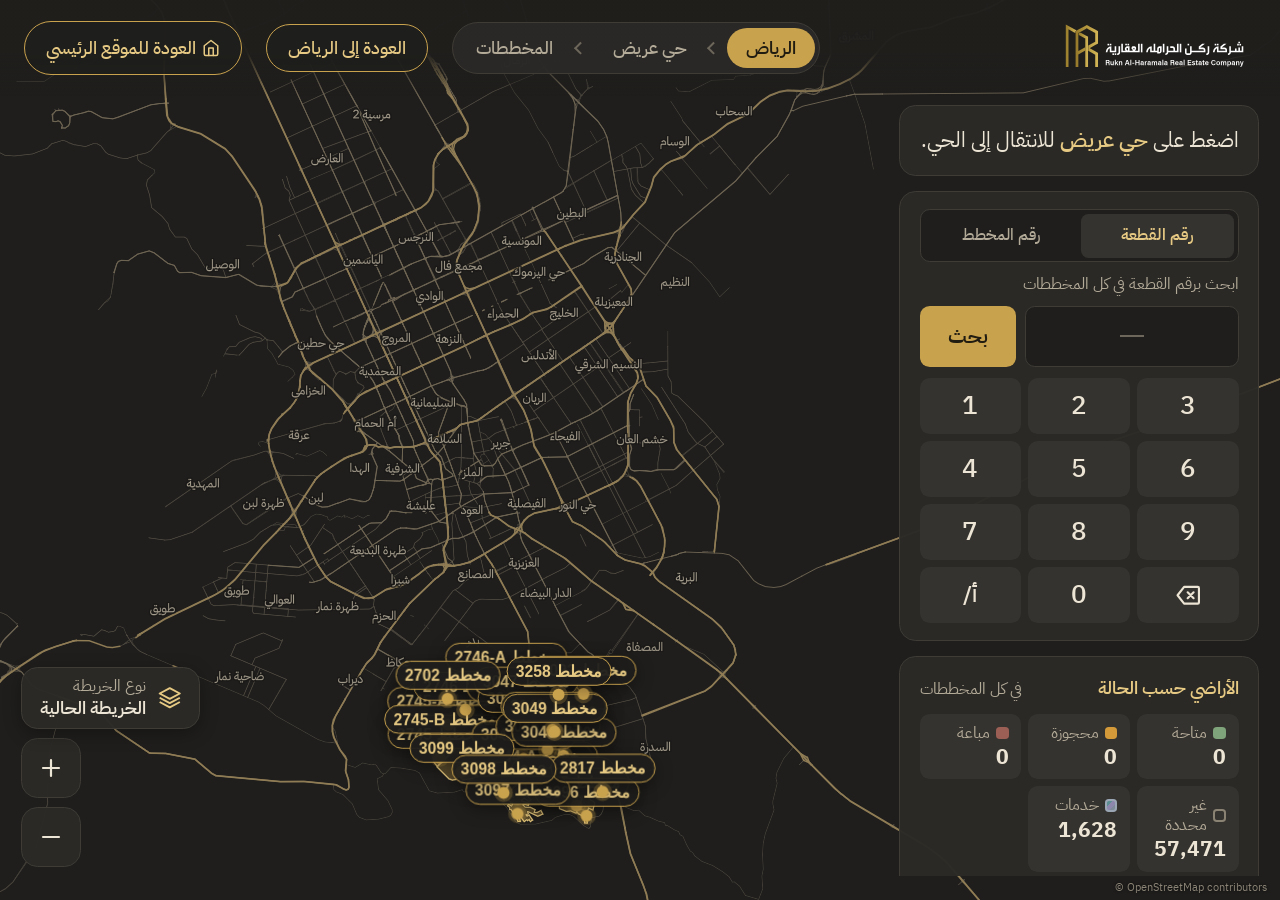
<file: map/index.html>
<!doctype html>
<html lang="ar" dir="rtl">
<head>
<meta charset="utf-8">
<meta name="viewport" content="width=device-width, initial-scale=1, user-scalable=no">
<title>خريطة حي عريض — ركن الحراملة العقارية</title>
<script>
  // Ensure $ is globally defined before any script runs
  window.$ = window.$ || function(id) {
    if (typeof id === 'string') return document.getElementById(id);
    return id;
  };
</script>
<link rel="stylesheet" href="lib/maplibre-gl.css">
<link rel="stylesheet" href="css/app.css">
<link rel="stylesheet" href="css/v180.css">
<link rel="stylesheet" href="css/land.css">
<link rel="stylesheet" href="css/v125.css">
<link rel="stylesheet" href="css/v131.css">
<link rel="stylesheet" href="css/mobile.css">
</head>
<body>
<div id="map" aria-label="الخريطة"></div>

<header class="topbar">
  <img class="brand" src="assets/logo_rukn_gold_light.svg" alt="شركة ركن الحراملة العقارية">
  <nav class="trail" id="trail" aria-label="مستوى العرض">
    <button data-level="riyadh">الرياض</button>
    <button data-level="arid">حي عريض</button>
    <button data-level="plan">المخططات</button>
    <button data-level="parcel" id="trail-parcel" hidden></button>
  </nav>
  <button class="home" id="btn-home">العودة إلى الرياض</button>
  <a href="../index.html" class="home" style="text-decoration:none; display:inline-flex; align-items:center; gap:6px;" title="العودة للموقع الرئيسي">
    <svg viewBox="0 0 24 24" width="18" height="18" fill="none" stroke="currentColor" stroke-width="2" stroke-linecap="round" stroke-linejoin="round" aria-hidden="true" style="flex:none;"><path d="M3 9l9-7 9 7v11a2 2 0 0 1-2 2H5a2 2 0 0 1-2-2z"/><polyline points="9 22 9 12 15 12 15 22"/></svg>
    العودة للموقع الرئيسي
  </a>
</header>

<aside class="panel" id="panel">
  <section class="hint" id="hint"></section>

  <section class="search" aria-label="البحث عن قطعة">
    <div class="smode" id="smode" role="group" aria-label="نوع البحث">
      <button data-m="parcel" aria-pressed="true">رقم القطعة</button>
      <button data-m="plan" aria-pressed="false">رقم المخطط</button>
    </div>
    <label id="search-label">ابحث برقم القطعة</label>
    <div class="qrow">
      <output id="q" class="qbox" aria-live="polite"></output>
      <button class="go" id="btn-search">بحث</button>
    </div>
    <div class="keypad" id="keypad">
      <button>1</button><button>2</button><button>3</button>
      <button>4</button><button>5</button><button>6</button>
      <button>7</button><button>8</button><button>9</button>
      <button data-k="/أ" aria-label="إضافة /أ"><bdi dir="ltr">/أ</bdi></button><button>0</button><button data-k="del" aria-label="حذف آخر رقم"><svg viewBox="0 0 24 24" fill="none" stroke="currentColor" stroke-width="1.8" stroke-linejoin="round" stroke-linecap="round" aria-hidden="true"><path d="M8.5 5H20a1 1 0 0 1 1 1v12a1 1 0 0 1-1 1H8.5L3 12z"/><path d="M11.5 9.5l5 5M16.5 9.5l-5 5"/></svg></button>
    </div>
    <div class="results" id="results"></div>
    <button class="again" id="btn-again">البحث عن قطعة أخرى</button>
  </section>

  <section class="card" id="card" hidden>
    <div class="card-head">
      <div class="card-head-title">
        <span class="card-label">قطعة رقم</span>
        <span class="pno-inline" id="c-no-inline"></span>
      </div>
      <div class="card-head-actions">
        <button type="button" class="btn-sheet-down" id="btn-sheet-down" aria-label="نزول لتصفح الأراضي المجاورة" title="نزول للخريطة">
          <svg viewBox="0 0 24 24" width="16" height="16" fill="none" stroke="currentColor" stroke-width="2.5" stroke-linecap="round" stroke-linejoin="round" aria-hidden="true"><polyline points="6 9 12 15 18 9"/></svg>
          <span class="sheet-down-txt">نزول للخريطة</span>
        </button>
        <button class="close" id="btn-clear" aria-label="إلغاء التحديد">إغلاق</button>
      </div>
    </div>
    <div class="pno" id="c-no"></div>
    <p class="svc-use" id="c-use" hidden></p>
    <dl class="facts">
      <dt>المخطط</dt><dd id="c-plan"></dd>
      <dt>المساحة</dt><dd id="c-area"></dd>
      <dt id="c-streets-dt" hidden>الشارع</dt><dd id="c-streets" hidden></dd>
      <dt id="c-sides-dt" hidden>أطوال الأضلاع</dt><dd id="c-sides" hidden></dd>
      <dt id="c-gsides-dt" hidden>أطوال محسوبة هندسيًا</dt><dd id="c-gsides" class="gsides" hidden></dd>
      <dt id="c-status-dt">حالة البيع</dt><dd id="c-status-dd"><span class="status" id="c-status"></span></dd>
      <dt id="c-price-dt" hidden>السعر</dt><dd id="c-price" hidden></dd>
      <dt id="c-ppm-dt" hidden>سعر المتر</dt><dd id="c-ppm" hidden></dd>
      <dt id="c-notes-dt" hidden>ملاحظات</dt><dd id="c-notes" hidden></dd>
      <dt id="c-sec-dt" hidden>رقم آخر مدوّن</dt><dd id="c-sec" hidden></dd>
      <dt id="c-gmap-dt">Google Maps Location</dt><dd id="c-gmap" class="gmap"></dd>
      <dt id="c-upd-dt">آخر تحديث</dt><dd id="c-upd"></dd>
      <dt>المعرّف</dt><dd><bdi dir="ltr" class="num uid" id="c-uid"></bdi></dd>
    </dl>
    <div id="c-whatsapp-box" class="c-whatsapp-box"></div>
    <p class="warn" id="c-warn" hidden></p>
    <div class="review" id="c-review" hidden><b>قيد المراجعة</b><span id="c-review-txt"></span></div>
    <p class="fine" id="c-fine">المساحة تقريبية وليست من الصك.</p>
  </section>
</aside>

<div class="zoom">
  <button id="z-in" aria-label="تكبير"><svg viewBox="0 0 24 24" stroke="currentColor" stroke-width="2.2" stroke-linecap="round" aria-hidden="true"><path d="M12 4v16M4 12h16"/></svg></button>
  <button id="z-out" aria-label="تصغير"><svg viewBox="0 0 24 24" stroke="currentColor" stroke-width="2.2" stroke-linecap="round" aria-hidden="true"><path d="M4 12h16"/></svg></button>
</div>

<div class="maptype" id="maptype">
  <div class="mt-pop" id="mt-pop" role="dialog" aria-labelledby="mt-title" hidden>
    <div class="mt-head"><span class="mt-title" id="mt-title">نوع الخريطة</span><button class="mt-x" id="mt-x" aria-label="إغلاق قائمة نوع الخريطة">إغلاق</button></div>
    <button class="mt-opt" data-mode="map" aria-pressed="true">
      <span class="mt-thumb th-map" aria-hidden="true"></span>
      <span class="mt-txt"><b>الخريطة الحالية</b><small>الطرق والمخططات والقطع — تعمل دون إنترنت</small></span>
      <span class="mt-check" aria-hidden="true"></span>
    </button>
    <button class="mt-opt" data-mode="real" aria-pressed="false">
      <span class="mt-thumb th-real" aria-hidden="true"></span>
      <span class="mt-txt"><b>العرض الواقعي</b><small>رسم توضيحي يشبه الصور الجوية — ليس صورة حقيقية — يعمل دون إنترنت</small></span>
      <span class="mt-check" aria-hidden="true"></span>
    </button>
    <button class="mt-opt" data-mode="sat" aria-pressed="false">
      <span class="mt-thumb th-sat" aria-hidden="true"></span>
      <span class="mt-txt"><b>صور الأقمار الصناعية</b><small id="mt-sat-sub"></small></span>
      <span class="mt-check" aria-hidden="true"></span>
    </button>
    <p class="mt-msg" id="mt-msg" role="status" hidden></p>
    <div class="mt-confirm" id="mt-confirm" hidden>
      <p id="mt-confirm-txt"></p>
      <div class="mt-confirm-row"><button class="mt-yes" id="mt-yes">متابعة والاتصال بالإنترنت</button><button class="mt-no" id="mt-no">إلغاء</button></div>
    </div>
  </div>
  <button class="mt-btn" id="mt-btn" aria-expanded="false" aria-controls="mt-pop">
    <svg viewBox="0 0 24 24" fill="none" stroke="currentColor" stroke-width="1.8" stroke-linejoin="round" aria-hidden="true"><path d="M12 3 2.5 8 12 13l9.5-5z"/><path d="m2.5 12 9.5 5 9.5-5"/><path d="m2.5 16 9.5 5 9.5-5"/></svg>
    <span class="mt-btn-txt"><span class="mt-btn-l">نوع الخريطة</span><span class="mt-btn-v" id="mt-cur">الخريطة الحالية</span></span>
  </button>
</div>

<div class="legend" id="legend">
  <span><i class="sw s-available"></i>متاحة</span>
  <span><i class="sw s-reserved"></i>محجوزة</span>
  <span><i class="sw s-sold"></i>مباعة</span>
  <span><i class="sw s-unknown"></i>غير محددة</span>
  <span><i class="sw s-service"></i>خدمات</span>
  <span id="lg-review" hidden><i class="sw s-review"></i>قيد المراجعة</span>
  <span class="lg-unit">الأطوال بالمتر: <b class="lg-s">مسجلة</b> · <b class="lg-g">محسوبة هندسيًا</b></span>
</div>

<!-- v1.16: footer disclaimer removed at the owner's request; only the map-data credits remain (OpenStreetMap / imagery licences require them) -->
<footer class="disclaimer" id="disclaimer">
  <span class="sat-note" id="sat-note" hidden></span>
  <span class="attr" dir="ltr"><span>© OpenStreetMap contributors</span><span id="sat-attr" hidden></span></span>
</footer>

<div class="toast" id="toast" role="status" hidden></div>

<script src="lib/maplibre-gl.js"></script>
<script src="lib/qrcode-generator.js"></script>
<script src="data/meta.js"></script>
<script src="data/glyphs_embedded.js"></script>
<script src="data/rtl_plugin_embedded.js"></script>
<script src="data/basemap_osm.js"></script>
<script src="data/suhail_v130.js"></script>
<script src="data/suhail_v140_2702.js"></script>
<script src="data/suhail_v150_2817.js"></script>
<script src="data/suhail_v160_7plans.js"></script>
<script src="data/suhail_v170_2plans.js"></script>
<script src="data/suhail_v190_streets.js"></script>
<script src="data/suhail_v110_streets.js"></script>
<script src="data/v111_road_fixes.js"></script>
<script src="data/suhail_v120_3022_3258.js"></script>
<script src="data/v125_road_fixes.js"></script>
<script src="data/v126_road_audit.js"></script>
<script src="data/v127_road_joins.js"></script>
<script src="data/v128_interchanges.js"></script>
<script src="data/v132_basemap.js"></script>
<script src="data/v129_ar_names.js"></script>
<script src="data/v130_basemap_trim.js"></script>
<script src="data/v133_basemap_fix.js"></script>
<script src="data/registry.js"></script>
<script src="data/sales_status.js"></script>
<script src="data/parcel_review.js"></script>
<script src="data/location_release.js"></script>
<script src="data/imagery_config.js"></script>
<script src="data/admin/admin_store.js"></script>
<script src="data/side_lengths.js"></script>
<script src="data/side_lengths_geom.js"></script>
<script src="js/sides.js"></script>
<script src="js/land_store.js"></script>
<script src="js/realistic.js"></script>
<script src="js/imagery.js"></script>
<script src="js/app.js"></script>
<script src="data/v180_overlay.js"></script>
<script src="data/v130_nafud_fixes.js"></script>
<script src="data/v132_interchanges.js"></script>
<script src="js/v180.js"></script>
<script src="data/v127_planned_roads.js"></script>
<script src="js/planned.js"></script>
<script src="js/land_view.js"></script>
<script src="data/v131_street_lengths.js"></script>
<script src="data/v134_street_widths.js"></script>
<script src="js/street_len.js"></script>
</body>
</html>
</file>
<file: map/lib/maplibre-gl.css>
.maplibregl-map{font:12px/20px Helvetica Neue,Arial,Helvetica,sans-serif;overflow:hidden;position:relative;-webkit-tap-highlight-color:rgb(0 0 0/0)}.maplibregl-canvas{left:0;position:absolute;top:0}.maplibregl-map:fullscreen{height:100%;width:100%}.maplibregl-ctrl-group button.maplibregl-ctrl-compass{touch-action:none}.maplibregl-canvas-container.maplibregl-interactive,.maplibregl-ctrl-group button.maplibregl-ctrl-compass{cursor:grab;-webkit-user-select:none;-moz-user-select:none;user-select:none}.maplibregl-canvas-container.maplibregl-interactive.maplibregl-track-pointer{cursor:pointer}.maplibregl-canvas-container.maplibregl-interactive:active,.maplibregl-ctrl-group button.maplibregl-ctrl-compass:active{cursor:grabbing}.maplibregl-canvas-container.maplibregl-touch-zoom-rotate,.maplibregl-canvas-container.maplibregl-touch-zoom-rotate .maplibregl-canvas{touch-action:pan-x pan-y}.maplibregl-canvas-container.maplibregl-touch-drag-pan,.maplibregl-canvas-container.maplibregl-touch-drag-pan .maplibregl-canvas{touch-action:pinch-zoom}.maplibregl-canvas-container.maplibregl-touch-zoom-rotate.maplibregl-touch-drag-pan,.maplibregl-canvas-container.maplibregl-touch-zoom-rotate.maplibregl-touch-drag-pan .maplibregl-canvas{touch-action:none}.maplibregl-canvas-container.maplibregl-touch-drag-pan.maplibregl-cooperative-gestures,.maplibregl-canvas-container.maplibregl-touch-drag-pan.maplibregl-cooperative-gestures .maplibregl-canvas{touch-action:pan-x pan-y}.maplibregl-ctrl-bottom-left,.maplibregl-ctrl-bottom-right,.maplibregl-ctrl-top-left,.maplibregl-ctrl-top-right{pointer-events:none;position:absolute;z-index:2}.maplibregl-ctrl-top-left{left:0;top:0}.maplibregl-ctrl-top-right{right:0;top:0}.maplibregl-ctrl-bottom-left{bottom:0;left:0}.maplibregl-ctrl-bottom-right{bottom:0;right:0}.maplibregl-ctrl{clear:both;pointer-events:auto;transform:translate(0)}.maplibregl-ctrl-top-left .maplibregl-ctrl{float:left;margin:10px 0 0 10px}.maplibregl-ctrl-top-right .maplibregl-ctrl{float:right;margin:10px 10px 0 0}.maplibregl-ctrl-bottom-left .maplibregl-ctrl{float:left;margin:0 0 10px 10px}.maplibregl-ctrl-bottom-right .maplibregl-ctrl{float:right;margin:0 10px 10px 0}.maplibregl-ctrl-group{background:#fff;border-radius:4px}.maplibregl-ctrl-group:not(:empty){box-shadow:0 0 0 2px rgba(0,0,0,.1)}@media (forced-colors:active){.maplibregl-ctrl-group:not(:empty){box-shadow:0 0 0 2px ButtonText}}.maplibregl-ctrl-group button{background-color:transparent;border:0;box-sizing:border-box;cursor:pointer;display:block;height:29px;outline:none;padding:0;width:29px}.maplibregl-ctrl-group button+button{border-top:1px solid #ddd}.maplibregl-ctrl button .maplibregl-ctrl-icon{background-position:50%;background-repeat:no-repeat;display:block;height:100%;width:100%}@media (forced-colors:active){.maplibregl-ctrl-icon{background-color:transparent}.maplibregl-ctrl-group button+button{border-top:1px solid ButtonText}}.maplibregl-ctrl button::-moz-focus-inner{border:0;padding:0}.maplibregl-ctrl-attrib-button:focus,.maplibregl-ctrl-group button:focus{box-shadow:0 0 2px 2px #0096ff}.maplibregl-ctrl button:disabled{cursor:not-allowed}.maplibregl-ctrl button:disabled .maplibregl-ctrl-icon{opacity:.25}.maplibregl-ctrl button:not(:disabled):hover{background-color:rgb(0 0 0/5%)}.maplibregl-ctrl-group button:focus:focus-visible{box-shadow:0 0 2px 2px #0096ff}.maplibregl-ctrl-group button:focus:not(:focus-visible){box-shadow:none}.maplibregl-ctrl-group button:focus:first-child{border-radius:4px 4px 0 0}.maplibregl-ctrl-group button:focus:last-child{border-radius:0 0 4px 4px}.maplibregl-ctrl-group button:focus:only-child{border-radius:inherit}.maplibregl-ctrl button.maplibregl-ctrl-zoom-out .maplibregl-ctrl-icon{background-image:url("data:image/svg+xml;charset=utf-8,%3Csvg xmlns='http://www.w3.org/2000/svg' width='29' height='29' fill='%23333' viewBox='0 0 29 29'%3E%3Cpath d='M10 13c-.75 0-1.5.75-1.5 1.5S9.25 16 10 16h9c.75 0 1.5-.75 1.5-1.5S19.75 13 19 13z'/%3E%3C/svg%3E")}.maplibregl-ctrl button.maplibregl-ctrl-zoom-in .maplibregl-ctrl-icon{background-image:url("data:image/svg+xml;charset=utf-8,%3Csvg xmlns='http://www.w3.org/2000/svg' width='29' height='29' fill='%23333' viewBox='0 0 29 29'%3E%3Cpath d='M14.5 8.5c-.75 0-1.5.75-1.5 1.5v3h-3c-.75 0-1.5.75-1.5 1.5S9.25 16 10 16h3v3c0 .75.75 1.5 1.5 1.5S16 19.75 16 19v-3h3c.75 0 1.5-.75 1.5-1.5S19.75 13 19 13h-3v-3c0-.75-.75-1.5-1.5-1.5'/%3E%3C/svg%3E")}@media (forced-colors:active){.maplibregl-ctrl button.maplibregl-ctrl-zoom-out .maplibregl-ctrl-icon{background-image:url("data:image/svg+xml;charset=utf-8,%3Csvg xmlns='http://www.w3.org/2000/svg' width='29' height='29' fill='%23fff' viewBox='0 0 29 29'%3E%3Cpath d='M10 13c-.75 0-1.5.75-1.5 1.5S9.25 16 10 16h9c.75 0 1.5-.75 1.5-1.5S19.75 13 19 13z'/%3E%3C/svg%3E")}.maplibregl-ctrl button.maplibregl-ctrl-zoom-in .maplibregl-ctrl-icon{background-image:url("data:image/svg+xml;charset=utf-8,%3Csvg xmlns='http://www.w3.org/2000/svg' width='29' height='29' fill='%23fff' viewBox='0 0 29 29'%3E%3Cpath d='M14.5 8.5c-.75 0-1.5.75-1.5 1.5v3h-3c-.75 0-1.5.75-1.5 1.5S9.25 16 10 16h3v3c0 .75.75 1.5 1.5 1.5S16 19.75 16 19v-3h3c.75 0 1.5-.75 1.5-1.5S19.75 13 19 13h-3v-3c0-.75-.75-1.5-1.5-1.5'/%3E%3C/svg%3E")}}@media (forced-colors:active) and (prefers-color-scheme:light){.maplibregl-ctrl button.maplibregl-ctrl-zoom-out .maplibregl-ctrl-icon{background-image:url("data:image/svg+xml;charset=utf-8,%3Csvg xmlns='http://www.w3.org/2000/svg' width='29' height='29' viewBox='0 0 29 29'%3E%3Cpath d='M10 13c-.75 0-1.5.75-1.5 1.5S9.25 16 10 16h9c.75 0 1.5-.75 1.5-1.5S19.75 13 19 13z'/%3E%3C/svg%3E")}.maplibregl-ctrl button.maplibregl-ctrl-zoom-in .maplibregl-ctrl-icon{background-image:url("data:image/svg+xml;charset=utf-8,%3Csvg xmlns='http://www.w3.org/2000/svg' width='29' height='29' viewBox='0 0 29 29'%3E%3Cpath d='M14.5 8.5c-.75 0-1.5.75-1.5 1.5v3h-3c-.75 0-1.5.75-1.5 1.5S9.25 16 10 16h3v3c0 .75.75 1.5 1.5 1.5S16 19.75 16 19v-3h3c.75 0 1.5-.75 1.5-1.5S19.75 13 19 13h-3v-3c0-.75-.75-1.5-1.5-1.5'/%3E%3C/svg%3E")}}.maplibregl-ctrl button.maplibregl-ctrl-fullscreen .maplibregl-ctrl-icon{background-image:url("data:image/svg+xml;charset=utf-8,%3Csvg xmlns='http://www.w3.org/2000/svg' width='29' height='29' fill='%23333' viewBox='0 0 29 29'%3E%3Cpath d='M24 16v5.5c0 1.75-.75 2.5-2.5 2.5H16v-1l3-1.5-4-5.5 1-1 5.5 4 1.5-3zM6 16l1.5 3 5.5-4 1 1-4 5.5 3 1.5v1H7.5C5.75 24 5 23.25 5 21.5V16zm7-11v1l-3 1.5 4 5.5-1 1-5.5-4L6 13H5V7.5C5 5.75 5.75 5 7.5 5zm11 2.5c0-1.75-.75-2.5-2.5-2.5H16v1l3 1.5-4 5.5 1 1 5.5-4 1.5 3h1z'/%3E%3C/svg%3E")}.maplibregl-ctrl button.maplibregl-ctrl-shrink .maplibregl-ctrl-icon{background-image:url("data:image/svg+xml;charset=utf-8,%3Csvg xmlns='http://www.w3.org/2000/svg' width='29' height='29' viewBox='0 0 29 29'%3E%3Cpath d='M18.5 16c-1.75 0-2.5.75-2.5 2.5V24h1l1.5-3 5.5 4 1-1-4-5.5 3-1.5v-1zM13 18.5c0-1.75-.75-2.5-2.5-2.5H5v1l3 1.5L4 24l1 1 5.5-4 1.5 3h1zm3-8c0 1.75.75 2.5 2.5 2.5H24v-1l-3-1.5L25 5l-1-1-5.5 4L17 5h-1zM10.5 13c1.75 0 2.5-.75 2.5-2.5V5h-1l-1.5 3L5 4 4 5l4 5.5L5 12v1z'/%3E%3C/svg%3E")}@media (forced-colors:active){.maplibregl-ctrl button.maplibregl-ctrl-fullscreen .maplibregl-ctrl-icon{background-image:url("data:image/svg+xml;charset=utf-8,%3Csvg xmlns='http://www.w3.org/2000/svg' width='29' height='29' fill='%23fff' viewBox='0 0 29 29'%3E%3Cpath d='M24 16v5.5c0 1.75-.75 2.5-2.5 2.5H16v-1l3-1.5-4-5.5 1-1 5.5 4 1.5-3zM6 16l1.5 3 5.5-4 1 1-4 5.5 3 1.5v1H7.5C5.75 24 5 23.25 5 21.5V16zm7-11v1l-3 1.5 4 5.5-1 1-5.5-4L6 13H5V7.5C5 5.75 5.75 5 7.5 5zm11 2.5c0-1.75-.75-2.5-2.5-2.5H16v1l3 1.5-4 5.5 1 1 5.5-4 1.5 3h1z'/%3E%3C/svg%3E")}.maplibregl-ctrl button.maplibregl-ctrl-shrink .maplibregl-ctrl-icon{background-image:url("data:image/svg+xml;charset=utf-8,%3Csvg xmlns='http://www.w3.org/2000/svg' width='29' height='29' fill='%23fff' viewBox='0 0 29 29'%3E%3Cpath d='M18.5 16c-1.75 0-2.5.75-2.5 2.5V24h1l1.5-3 5.5 4 1-1-4-5.5 3-1.5v-1zM13 18.5c0-1.75-.75-2.5-2.5-2.5H5v1l3 1.5L4 24l1 1 5.5-4 1.5 3h1zm3-8c0 1.75.75 2.5 2.5 2.5H24v-1l-3-1.5L25 5l-1-1-5.5 4L17 5h-1zM10.5 13c1.75 0 2.5-.75 2.5-2.5V5h-1l-1.5 3L5 4 4 5l4 5.5L5 12v1z'/%3E%3C/svg%3E")}}@media (forced-colors:active) and (prefers-color-scheme:light){.maplibregl-ctrl button.maplibregl-ctrl-fullscreen .maplibregl-ctrl-icon{background-image:url("data:image/svg+xml;charset=utf-8,%3Csvg xmlns='http://www.w3.org/2000/svg' width='29' height='29' viewBox='0 0 29 29'%3E%3Cpath d='M24 16v5.5c0 1.75-.75 2.5-2.5 2.5H16v-1l3-1.5-4-5.5 1-1 5.5 4 1.5-3zM6 16l1.5 3 5.5-4 1 1-4 5.5 3 1.5v1H7.5C5.75 24 5 23.25 5 21.5V16zm7-11v1l-3 1.5 4 5.5-1 1-5.5-4L6 13H5V7.5C5 5.75 5.75 5 7.5 5zm11 2.5c0-1.75-.75-2.5-2.5-2.5H16v1l3 1.5-4 5.5 1 1 5.5-4 1.5 3h1z'/%3E%3C/svg%3E")}.maplibregl-ctrl button.maplibregl-ctrl-shrink .maplibregl-ctrl-icon{background-image:url("data:image/svg+xml;charset=utf-8,%3Csvg xmlns='http://www.w3.org/2000/svg' width='29' height='29' viewBox='0 0 29 29'%3E%3Cpath d='M18.5 16c-1.75 0-2.5.75-2.5 2.5V24h1l1.5-3 5.5 4 1-1-4-5.5 3-1.5v-1zM13 18.5c0-1.75-.75-2.5-2.5-2.5H5v1l3 1.5L4 24l1 1 5.5-4 1.5 3h1zm3-8c0 1.75.75 2.5 2.5 2.5H24v-1l-3-1.5L25 5l-1-1-5.5 4L17 5h-1zM10.5 13c1.75 0 2.5-.75 2.5-2.5V5h-1l-1.5 3L5 4 4 5l4 5.5L5 12v1z'/%3E%3C/svg%3E")}}.maplibregl-ctrl button.maplibregl-ctrl-compass .maplibregl-ctrl-icon{background-image:url("data:image/svg+xml;charset=utf-8,%3Csvg xmlns='http://www.w3.org/2000/svg' width='29' height='29' fill='%23333' viewBox='0 0 29 29'%3E%3Cpath d='m10.5 14 4-8 4 8z'/%3E%3Cpath fill='%23ccc' d='m10.5 16 4 8 4-8z'/%3E%3C/svg%3E")}@media (forced-colors:active){.maplibregl-ctrl button.maplibregl-ctrl-compass .maplibregl-ctrl-icon{background-image:url("data:image/svg+xml;charset=utf-8,%3Csvg xmlns='http://www.w3.org/2000/svg' width='29' height='29' fill='%23fff' viewBox='0 0 29 29'%3E%3Cpath d='m10.5 14 4-8 4 8z'/%3E%3Cpath fill='%23ccc' d='m10.5 16 4 8 4-8z'/%3E%3C/svg%3E")}}@media (forced-colors:active) and (prefers-color-scheme:light){.maplibregl-ctrl button.maplibregl-ctrl-compass .maplibregl-ctrl-icon{background-image:url("data:image/svg+xml;charset=utf-8,%3Csvg xmlns='http://www.w3.org/2000/svg' width='29' height='29' viewBox='0 0 29 29'%3E%3Cpath d='m10.5 14 4-8 4 8z'/%3E%3Cpath fill='%23ccc' d='m10.5 16 4 8 4-8z'/%3E%3C/svg%3E")}}.maplibregl-ctrl button.maplibregl-ctrl-terrain .maplibregl-ctrl-icon{background-image:url("data:image/svg+xml;charset=utf-8,%3Csvg xmlns='http://www.w3.org/2000/svg' width='22' height='22' fill='%23333' viewBox='0 0 22 22'%3E%3Cpath d='m1.754 13.406 4.453-4.851 3.09 3.09 3.281 3.277.969-.969-3.309-3.312 3.844-4.121 6.148 6.886h1.082v-.855l-7.207-8.07-4.84 5.187L6.169 6.57l-5.48 5.965v.871ZM.688 16.844h20.625v1.375H.688Zm0 0'/%3E%3C/svg%3E")}.maplibregl-ctrl button.maplibregl-ctrl-terrain-enabled .maplibregl-ctrl-icon{background-image:url("data:image/svg+xml;charset=utf-8,%3Csvg xmlns='http://www.w3.org/2000/svg' width='22' height='22' fill='%2333b5e5' viewBox='0 0 22 22'%3E%3Cpath d='m1.754 13.406 4.453-4.851 3.09 3.09 3.281 3.277.969-.969-3.309-3.312 3.844-4.121 6.148 6.886h1.082v-.855l-7.207-8.07-4.84 5.187L6.169 6.57l-5.48 5.965v.871ZM.688 16.844h20.625v1.375H.688Zm0 0'/%3E%3C/svg%3E")}.maplibregl-ctrl button.maplibregl-ctrl-geolocate .maplibregl-ctrl-icon{background-image:url("data:image/svg+xml;charset=utf-8,%3Csvg xmlns='http://www.w3.org/2000/svg' width='29' height='29' fill='%23333' viewBox='0 0 20 20'%3E%3Cpath d='M10 4C9 4 9 5 9 5v.1A5 5 0 0 0 5.1 9H5s-1 0-1 1 1 1 1 1h.1A5 5 0 0 0 9 14.9v.1s0 1 1 1 1-1 1-1v-.1a5 5 0 0 0 3.9-3.9h.1s1 0 1-1-1-1-1-1h-.1A5 5 0 0 0 11 5.1V5s0-1-1-1m0 2.5a3.5 3.5 0 1 1 0 7 3.5 3.5 0 1 1 0-7'/%3E%3Ccircle cx='10' cy='10' r='2'/%3E%3C/svg%3E")}.maplibregl-ctrl button.maplibregl-ctrl-geolocate:disabled .maplibregl-ctrl-icon{background-image:url("data:image/svg+xml;charset=utf-8,%3Csvg xmlns='http://www.w3.org/2000/svg' width='29' height='29' fill='%23aaa' viewBox='0 0 20 20'%3E%3Cpath d='M10 4C9 4 9 5 9 5v.1A5 5 0 0 0 5.1 9H5s-1 0-1 1 1 1 1 1h.1A5 5 0 0 0 9 14.9v.1s0 1 1 1 1-1 1-1v-.1a5 5 0 0 0 3.9-3.9h.1s1 0 1-1-1-1-1-1h-.1A5 5 0 0 0 11 5.1V5s0-1-1-1m0 2.5a3.5 3.5 0 1 1 0 7 3.5 3.5 0 1 1 0-7'/%3E%3Ccircle cx='10' cy='10' r='2'/%3E%3Cpath fill='red' d='m14 5 1 1-9 9-1-1z'/%3E%3C/svg%3E")}.maplibregl-ctrl button.maplibregl-ctrl-geolocate.maplibregl-ctrl-geolocate-active .maplibregl-ctrl-icon{background-image:url("data:image/svg+xml;charset=utf-8,%3Csvg xmlns='http://www.w3.org/2000/svg' width='29' height='29' fill='%2333b5e5' viewBox='0 0 20 20'%3E%3Cpath d='M10 4C9 4 9 5 9 5v.1A5 5 0 0 0 5.1 9H5s-1 0-1 1 1 1 1 1h.1A5 5 0 0 0 9 14.9v.1s0 1 1 1 1-1 1-1v-.1a5 5 0 0 0 3.9-3.9h.1s1 0 1-1-1-1-1-1h-.1A5 5 0 0 0 11 5.1V5s0-1-1-1m0 2.5a3.5 3.5 0 1 1 0 7 3.5 3.5 0 1 1 0-7'/%3E%3Ccircle cx='10' cy='10' r='2'/%3E%3C/svg%3E")}.maplibregl-ctrl button.maplibregl-ctrl-geolocate.maplibregl-ctrl-geolocate-active-error .maplibregl-ctrl-icon{background-image:url("data:image/svg+xml;charset=utf-8,%3Csvg xmlns='http://www.w3.org/2000/svg' width='29' height='29' fill='%23e58978' viewBox='0 0 20 20'%3E%3Cpath d='M10 4C9 4 9 5 9 5v.1A5 5 0 0 0 5.1 9H5s-1 0-1 1 1 1 1 1h.1A5 5 0 0 0 9 14.9v.1s0 1 1 1 1-1 1-1v-.1a5 5 0 0 0 3.9-3.9h.1s1 0 1-1-1-1-1-1h-.1A5 5 0 0 0 11 5.1V5s0-1-1-1m0 2.5a3.5 3.5 0 1 1 0 7 3.5 3.5 0 1 1 0-7'/%3E%3Ccircle cx='10' cy='10' r='2'/%3E%3C/svg%3E")}.maplibregl-ctrl button.maplibregl-ctrl-geolocate.maplibregl-ctrl-geolocate-background .maplibregl-ctrl-icon{background-image:url("data:image/svg+xml;charset=utf-8,%3Csvg xmlns='http://www.w3.org/2000/svg' width='29' height='29' fill='%2333b5e5' viewBox='0 0 20 20'%3E%3Cpath d='M10 4C9 4 9 5 9 5v.1A5 5 0 0 0 5.1 9H5s-1 0-1 1 1 1 1 1h.1A5 5 0 0 0 9 14.9v.1s0 1 1 1 1-1 1-1v-.1a5 5 0 0 0 3.9-3.9h.1s1 0 1-1-1-1-1-1h-.1A5 5 0 0 0 11 5.1V5s0-1-1-1m0 2.5a3.5 3.5 0 1 1 0 7 3.5 3.5 0 1 1 0-7'/%3E%3C/svg%3E")}.maplibregl-ctrl button.maplibregl-ctrl-geolocate.maplibregl-ctrl-geolocate-background-error .maplibregl-ctrl-icon{background-image:url("data:image/svg+xml;charset=utf-8,%3Csvg xmlns='http://www.w3.org/2000/svg' width='29' height='29' fill='%23e54e33' viewBox='0 0 20 20'%3E%3Cpath d='M10 4C9 4 9 5 9 5v.1A5 5 0 0 0 5.1 9H5s-1 0-1 1 1 1 1 1h.1A5 5 0 0 0 9 14.9v.1s0 1 1 1 1-1 1-1v-.1a5 5 0 0 0 3.9-3.9h.1s1 0 1-1-1-1-1-1h-.1A5 5 0 0 0 11 5.1V5s0-1-1-1m0 2.5a3.5 3.5 0 1 1 0 7 3.5 3.5 0 1 1 0-7'/%3E%3C/svg%3E")}.maplibregl-ctrl button.maplibregl-ctrl-geolocate.maplibregl-ctrl-geolocate-waiting .maplibregl-ctrl-icon{animation:maplibregl-spin 2s linear infinite}@media (forced-colors:active){.maplibregl-ctrl button.maplibregl-ctrl-geolocate .maplibregl-ctrl-icon{background-image:url("data:image/svg+xml;charset=utf-8,%3Csvg xmlns='http://www.w3.org/2000/svg' width='29' height='29' fill='%23fff' viewBox='0 0 20 20'%3E%3Cpath d='M10 4C9 4 9 5 9 5v.1A5 5 0 0 0 5.1 9H5s-1 0-1 1 1 1 1 1h.1A5 5 0 0 0 9 14.9v.1s0 1 1 1 1-1 1-1v-.1a5 5 0 0 0 3.9-3.9h.1s1 0 1-1-1-1-1-1h-.1A5 5 0 0 0 11 5.1V5s0-1-1-1m0 2.5a3.5 3.5 0 1 1 0 7 3.5 3.5 0 1 1 0-7'/%3E%3Ccircle cx='10' cy='10' r='2'/%3E%3C/svg%3E")}.maplibregl-ctrl button.maplibregl-ctrl-geolocate:disabled .maplibregl-ctrl-icon{background-image:url("data:image/svg+xml;charset=utf-8,%3Csvg xmlns='http://www.w3.org/2000/svg' width='29' height='29' fill='%23999' viewBox='0 0 20 20'%3E%3Cpath d='M10 4C9 4 9 5 9 5v.1A5 5 0 0 0 5.1 9H5s-1 0-1 1 1 1 1 1h.1A5 5 0 0 0 9 14.9v.1s0 1 1 1 1-1 1-1v-.1a5 5 0 0 0 3.9-3.9h.1s1 0 1-1-1-1-1-1h-.1A5 5 0 0 0 11 5.1V5s0-1-1-1m0 2.5a3.5 3.5 0 1 1 0 7 3.5 3.5 0 1 1 0-7'/%3E%3Ccircle cx='10' cy='10' r='2'/%3E%3Cpath fill='red' d='m14 5 1 1-9 9-1-1z'/%3E%3C/svg%3E")}.maplibregl-ctrl button.maplibregl-ctrl-geolocate.maplibregl-ctrl-geolocate-active .maplibregl-ctrl-icon{background-image:url("data:image/svg+xml;charset=utf-8,%3Csvg xmlns='http://www.w3.org/2000/svg' width='29' height='29' fill='%2333b5e5' viewBox='0 0 20 20'%3E%3Cpath d='M10 4C9 4 9 5 9 5v.1A5 5 0 0 0 5.1 9H5s-1 0-1 1 1 1 1 1h.1A5 5 0 0 0 9 14.9v.1s0 1 1 1 1-1 1-1v-.1a5 5 0 0 0 3.9-3.9h.1s1 0 1-1-1-1-1-1h-.1A5 5 0 0 0 11 5.1V5s0-1-1-1m0 2.5a3.5 3.5 0 1 1 0 7 3.5 3.5 0 1 1 0-7'/%3E%3Ccircle cx='10' cy='10' r='2'/%3E%3C/svg%3E")}.maplibregl-ctrl button.maplibregl-ctrl-geolocate.maplibregl-ctrl-geolocate-active-error .maplibregl-ctrl-icon{background-image:url("data:image/svg+xml;charset=utf-8,%3Csvg xmlns='http://www.w3.org/2000/svg' width='29' height='29' fill='%23e58978' viewBox='0 0 20 20'%3E%3Cpath d='M10 4C9 4 9 5 9 5v.1A5 5 0 0 0 5.1 9H5s-1 0-1 1 1 1 1 1h.1A5 5 0 0 0 9 14.9v.1s0 1 1 1 1-1 1-1v-.1a5 5 0 0 0 3.9-3.9h.1s1 0 1-1-1-1-1-1h-.1A5 5 0 0 0 11 5.1V5s0-1-1-1m0 2.5a3.5 3.5 0 1 1 0 7 3.5 3.5 0 1 1 0-7'/%3E%3Ccircle cx='10' cy='10' r='2'/%3E%3C/svg%3E")}.maplibregl-ctrl button.maplibregl-ctrl-geolocate.maplibregl-ctrl-geolocate-background .maplibregl-ctrl-icon{background-image:url("data:image/svg+xml;charset=utf-8,%3Csvg xmlns='http://www.w3.org/2000/svg' width='29' height='29' fill='%2333b5e5' viewBox='0 0 20 20'%3E%3Cpath d='M10 4C9 4 9 5 9 5v.1A5 5 0 0 0 5.1 9H5s-1 0-1 1 1 1 1 1h.1A5 5 0 0 0 9 14.9v.1s0 1 1 1 1-1 1-1v-.1a5 5 0 0 0 3.9-3.9h.1s1 0 1-1-1-1-1-1h-.1A5 5 0 0 0 11 5.1V5s0-1-1-1m0 2.5a3.5 3.5 0 1 1 0 7 3.5 3.5 0 1 1 0-7'/%3E%3C/svg%3E")}.maplibregl-ctrl button.maplibregl-ctrl-geolocate.maplibregl-ctrl-geolocate-background-error .maplibregl-ctrl-icon{background-image:url("data:image/svg+xml;charset=utf-8,%3Csvg xmlns='http://www.w3.org/2000/svg' width='29' height='29' fill='%23e54e33' viewBox='0 0 20 20'%3E%3Cpath d='M10 4C9 4 9 5 9 5v.1A5 5 0 0 0 5.1 9H5s-1 0-1 1 1 1 1 1h.1A5 5 0 0 0 9 14.9v.1s0 1 1 1 1-1 1-1v-.1a5 5 0 0 0 3.9-3.9h.1s1 0 1-1-1-1-1-1h-.1A5 5 0 0 0 11 5.1V5s0-1-1-1m0 2.5a3.5 3.5 0 1 1 0 7 3.5 3.5 0 1 1 0-7'/%3E%3C/svg%3E")}}@media (forced-colors:active) and (prefers-color-scheme:light){.maplibregl-ctrl button.maplibregl-ctrl-geolocate .maplibregl-ctrl-icon{background-image:url("data:image/svg+xml;charset=utf-8,%3Csvg xmlns='http://www.w3.org/2000/svg' width='29' height='29' viewBox='0 0 20 20'%3E%3Cpath d='M10 4C9 4 9 5 9 5v.1A5 5 0 0 0 5.1 9H5s-1 0-1 1 1 1 1 1h.1A5 5 0 0 0 9 14.9v.1s0 1 1 1 1-1 1-1v-.1a5 5 0 0 0 3.9-3.9h.1s1 0 1-1-1-1-1-1h-.1A5 5 0 0 0 11 5.1V5s0-1-1-1m0 2.5a3.5 3.5 0 1 1 0 7 3.5 3.5 0 1 1 0-7'/%3E%3Ccircle cx='10' cy='10' r='2'/%3E%3C/svg%3E")}.maplibregl-ctrl button.maplibregl-ctrl-geolocate:disabled .maplibregl-ctrl-icon{background-image:url("data:image/svg+xml;charset=utf-8,%3Csvg xmlns='http://www.w3.org/2000/svg' width='29' height='29' fill='%23666' viewBox='0 0 20 20'%3E%3Cpath d='M10 4C9 4 9 5 9 5v.1A5 5 0 0 0 5.1 9H5s-1 0-1 1 1 1 1 1h.1A5 5 0 0 0 9 14.9v.1s0 1 1 1 1-1 1-1v-.1a5 5 0 0 0 3.9-3.9h.1s1 0 1-1-1-1-1-1h-.1A5 5 0 0 0 11 5.1V5s0-1-1-1m0 2.5a3.5 3.5 0 1 1 0 7 3.5 3.5 0 1 1 0-7'/%3E%3Ccircle cx='10' cy='10' r='2'/%3E%3Cpath fill='red' d='m14 5 1 1-9 9-1-1z'/%3E%3C/svg%3E")}}@keyframes maplibregl-spin{0%{transform:rotate(0deg)}to{transform:rotate(1turn)}}a.maplibregl-ctrl-logo{background-image:url("data:image/svg+xml;charset=utf-8,%3Csvg xmlns='http://www.w3.org/2000/svg' width='88' height='23' fill='none'%3E%3Cpath fill='%23000' fill-opacity='.4' fill-rule='evenodd' d='M17.408 16.796h-1.827l2.501-12.095h.198l3.324 6.533.988 2.19.988-2.19 3.258-6.533h.181l2.6 12.095h-1.81l-1.218-5.644-.362-1.71-.658 1.71-2.929 5.644h-.098l-2.914-5.644-.757-1.71-.345 1.71zm1.958-3.42-.726 3.663a1.255 1.255 0 0 1-1.232 1.011h-1.827a1.255 1.255 0 0 1-1.229-1.509l2.501-12.095a1.255 1.255 0 0 1 1.23-1.001h.197a1.25 1.25 0 0 1 1.12.685l3.19 6.273 3.125-6.263a1.25 1.25 0 0 1 1.123-.695h.181a1.255 1.255 0 0 1 1.227.991l1.443 6.71a5 5 0 0 1 .314-.787l.009-.016a4.6 4.6 0 0 1 1.777-1.887c.782-.46 1.668-.667 2.611-.667a4.6 4.6 0 0 1 1.7.32l.306.134c.21-.16.474-.256.759-.256h1.694a1.255 1.255 0 0 1 1.212.925 1.255 1.255 0 0 1 1.212-.925h1.711c.284 0 .545.094.755.252.613-.3 1.312-.45 2.075-.45 1.356 0 2.557.445 3.482 1.4q.47.48.763 1.064V4.701a1.255 1.255 0 0 1 1.255-1.255h1.86A1.255 1.255 0 0 1 54.44 4.7v9.194h2.217c.19 0 .37.043.532.118v-4.77c0-.356.147-.678.385-.906a2.42 2.42 0 0 1-.682-1.71c0-.665.267-1.253.735-1.7a2.45 2.45 0 0 1 1.722-.674 2.43 2.43 0 0 1 1.705.675q.318.302.504.683V4.7a1.255 1.255 0 0 1 1.255-1.255h1.744A1.255 1.255 0 0 1 65.812 4.7v3.335a4.8 4.8 0 0 1 1.526-.246c.938 0 1.817.214 2.59.69a4.47 4.47 0 0 1 1.67 1.743v-.98a1.255 1.255 0 0 1 1.256-1.256h1.777c.233 0 .451.064.639.174a3.4 3.4 0 0 1 1.567-.372c.346 0 .861.02 1.285.232a1.25 1.25 0 0 1 .689 1.004 4.7 4.7 0 0 1 .853-.588c.795-.44 1.675-.647 2.61-.647 1.385 0 2.65.39 3.525 1.396.836.938 1.168 2.173 1.168 3.528q-.001.515-.056 1.051a1.255 1.255 0 0 1-.947 1.09l.408.952a1.255 1.255 0 0 1-.477 1.552c-.418.268-.92.463-1.458.612-.613.171-1.304.244-2.049.244-1.06 0-2.043-.207-2.886-.698l-.015-.008c-.798-.48-1.419-1.135-1.818-1.963l-.004-.008a5.8 5.8 0 0 1-.548-2.512q0-.429.053-.843a1.3 1.3 0 0 1-.333-.086l-.166-.004c-.223 0-.426.062-.643.228-.03.024-.142.139-.142.59v3.883a1.255 1.255 0 0 1-1.256 1.256h-1.777a1.255 1.255 0 0 1-1.256-1.256V15.69l-.032.057a4.8 4.8 0 0 1-1.86 1.833 5.04 5.04 0 0 1-2.484.634 4.5 4.5 0 0 1-1.935-.424 1.25 1.25 0 0 1-.764.258h-1.71a1.255 1.255 0 0 1-1.256-1.255V7.687a2.4 2.4 0 0 1-.428.625c.253.23.412.561.412.93v7.553a1.255 1.255 0 0 1-1.256 1.255h-1.843a1.25 1.25 0 0 1-.894-.373c-.228.23-.544.373-.894.373H51.32a1.255 1.255 0 0 1-1.256-1.255v-1.251l-.061.117a4.7 4.7 0 0 1-1.782 1.884 4.77 4.77 0 0 1-2.485.67 5.6 5.6 0 0 1-1.485-.188l.009 2.764a1.255 1.255 0 0 1-1.255 1.259h-1.729a1.255 1.255 0 0 1-1.255-1.255v-3.537a1.255 1.255 0 0 1-1.167.793h-1.679a1.25 1.25 0 0 1-.77-.263 4.5 4.5 0 0 1-1.945.429c-.885 0-1.724-.21-2.495-.632l-.017-.01a5 5 0 0 1-1.081-.836 1.255 1.255 0 0 1-1.254 1.312h-1.81a1.255 1.255 0 0 1-1.228-.99l-.782-3.625-2.044 3.939a1.25 1.25 0 0 1-1.115.676h-.098a1.25 1.25 0 0 1-1.116-.68l-2.061-3.994zM35.92 16.63l.207-.114.223-.15q.493-.356.735-.785l.061-.118.033 1.332h1.678V9.242h-1.694l-.033 1.267q-.133-.329-.526-.658l-.032-.028a3.2 3.2 0 0 0-.668-.428l-.27-.12a3.3 3.3 0 0 0-1.235-.23q-1.136-.001-1.974.493a3.36 3.36 0 0 0-1.3 1.382q-.445.89-.444 2.074 0 1.2.51 2.107a3.8 3.8 0 0 0 1.382 1.381 3.9 3.9 0 0 0 1.893.477q.795 0 1.455-.33zm-2.789-5.38q-.576.675-.575 1.762 0 1.102.559 1.794.576.675 1.645.675a2.25 2.25 0 0 0 .934-.19 2.2 2.2 0 0 0 .468-.29l.178-.161a2.2 2.2 0 0 0 .397-.561q.244-.5.244-1.15v-.115q0-.708-.296-1.267l-.043-.077a2.2 2.2 0 0 0-.633-.709l-.13-.086-.047-.028a2.1 2.1 0 0 0-1.073-.285q-1.052 0-1.629.692zm2.316 2.706c.163-.17.28-.407.28-.83v-.114c0-.292-.06-.508-.15-.68a.96.96 0 0 0-.353-.389.85.85 0 0 0-.464-.127c-.4 0-.56.114-.664.239l-.01.012c-.148.174-.275.45-.275.945 0 .506.122.801.27.99.097.11.266.224.68.224.303 0 .504-.09.687-.269zm7.545 1.705a2.6 2.6 0 0 0 .331.423q.319.33.755.548l.173.074q.65.255 1.49.255 1.02 0 1.844-.493a3.45 3.45 0 0 0 1.316-1.4q.493-.904.493-2.089 0-1.909-.988-2.913-.988-1.02-2.584-1.02-.898 0-1.575.347a3 3 0 0 0-.415.262l-.199.166a3.4 3.4 0 0 0-.64.82V9.242h-1.712v11.553h1.729l-.017-5.134zm.53-1.138q.206.29.48.5l.155.11.053.034q.51.296 1.119.297 1.07 0 1.645-.675.577-.69.576-1.762 0-1.119-.576-1.777-.558-.675-1.645-.675-.435 0-.835.16a2 2 0 0 0-.284.136 2 2 0 0 0-.363.254 2.2 2.2 0 0 0-.46.569l-.082.162a2.6 2.6 0 0 0-.213 1.072v.115q0 .707.296 1.267l.135.211zm.964-.818a1.1 1.1 0 0 0 .367.385.94.94 0 0 0 .476.118c.423 0 .59-.117.687-.23.159-.194.28-.478.28-.95 0-.53-.133-.8-.266-.952l-.021-.025c-.078-.094-.231-.221-.68-.221a1 1 0 0 0-.503.135l-.012.007a.86.86 0 0 0-.335.343c-.073.133-.132.324-.132.614v.115a1.4 1.4 0 0 0 .14.66zm15.7-6.222q.347-.346.346-.856a1.05 1.05 0 0 0-.345-.79 1.18 1.18 0 0 0-.84-.329q-.51 0-.855.33a1.05 1.05 0 0 0-.346.79q0 .51.346.855.345.346.856.346.51 0 .839-.346zm4.337 9.314.033-1.332q.191.403.59.747l.098.081a4 4 0 0 0 .316.224l.223.122a3.2 3.2 0 0 0 1.44.322 3.8 3.8 0 0 0 1.875-.477 3.5 3.5 0 0 0 1.382-1.366q.527-.89.526-2.09 0-1.184-.444-2.073a3.24 3.24 0 0 0-1.283-1.399q-.823-.51-1.942-.51a3.5 3.5 0 0 0-1.527.344l-.086.043-.165.09a3 3 0 0 0-.33.214q-.432.315-.656.707a2 2 0 0 0-.099.198l.082-1.283V4.701h-1.744v12.095zm.473-2.509a2.5 2.5 0 0 0 .566.7q.117.098.245.18l.144.08a2.1 2.1 0 0 0 .975.232q1.07 0 1.645-.675.576-.69.576-1.778 0-1.102-.576-1.777-.56-.691-1.645-.692a2.2 2.2 0 0 0-1.015.235q-.22.113-.415.282l-.15.142a2.1 2.1 0 0 0-.42.594q-.223.479-.223 1.1v.115q0 .705.293 1.26zm2.616-.293c.157-.191.28-.479.28-.967 0-.51-.13-.79-.276-.961l-.021-.026c-.082-.1-.232-.225-.67-.225a.87.87 0 0 0-.681.279l-.012.011c-.154.155-.274.38-.274.807v.115c0 .285.057.499.144.669a1.1 1.1 0 0 0 .367.405c.137.082.28.123.455.123.423 0 .59-.118.686-.23zm8.266-3.013q.345-.13.724-.14l.069-.002q.493 0 .642.099l.247-1.794q-.196-.099-.717-.099a2.3 2.3 0 0 0-.545.063 2 2 0 0 0-.411.148 2.2 2.2 0 0 0-.4.249 2.5 2.5 0 0 0-.485.499 2.7 2.7 0 0 0-.32.581l-.05.137v-1.48h-1.778v7.553h1.777v-3.884q0-.546.159-.943a1.5 1.5 0 0 1 .466-.636 2.5 2.5 0 0 1 .399-.253 2 2 0 0 1 .224-.099zm9.784 2.656.05-.922q0-1.743-.856-2.698-.838-.97-2.584-.97-1.119-.001-2.007.493a3.46 3.46 0 0 0-1.4 1.382q-.493.906-.493 2.106 0 1.07.428 1.975.428.89 1.332 1.432.906.526 2.255.526.973 0 1.668-.185l.044-.012.135-.04q.613-.184.984-.421l-.542-1.267q-.3.162-.642.274l-.297.087q-.51.131-1.3.131-.954 0-1.497-.444a1.6 1.6 0 0 1-.192-.193q-.366-.44-.512-1.234l-.004-.021zm-5.427-1.256-.003.022h3.752v-.138q-.011-.727-.288-1.118a1 1 0 0 0-.156-.176q-.46-.428-1.316-.428-.986 0-1.494.604-.379.45-.494 1.234zm-27.053 2.77V4.7h-1.86v12.095h5.333V15.15zm7.103-5.908v7.553h-1.843V9.242h1.843z'/%3E%3Cpath fill='%23fff' d='m19.63 11.151-.757-1.71-.345 1.71-1.12 5.644h-1.827L18.083 4.7h.197l3.325 6.533.988 2.19.988-2.19L26.839 4.7h.181l2.6 12.095h-1.81l-1.218-5.644-.362-1.71-.658 1.71-2.93 5.644h-.098l-2.913-5.644zm14.836 5.81q-1.02 0-1.893-.478a3.8 3.8 0 0 1-1.381-1.382q-.51-.906-.51-2.106 0-1.185.444-2.074a3.36 3.36 0 0 1 1.3-1.382q.839-.494 1.974-.494a3.3 3.3 0 0 1 1.234.231 3.3 3.3 0 0 1 .97.575q.396.33.527.659l.033-1.267h1.694v7.553H37.18l-.033-1.332q-.279.593-1.02 1.053a3.17 3.17 0 0 1-1.662.444zm.296-1.482q.938 0 1.58-.642.642-.66.642-1.711v-.115q0-.708-.296-1.267a2.2 2.2 0 0 0-.807-.872 2.1 2.1 0 0 0-1.119-.313q-1.053 0-1.629.692-.575.675-.575 1.76 0 1.103.559 1.795.577.675 1.645.675zm6.521-6.237h1.711v1.4q.906-1.597 2.83-1.597 1.596 0 2.584 1.02.988 1.005.988 2.914 0 1.185-.493 2.09a3.46 3.46 0 0 1-1.316 1.399 3.5 3.5 0 0 1-1.844.493q-.954 0-1.662-.329a2.67 2.67 0 0 1-1.086-.97l.017 5.134h-1.728zm4.048 6.22q1.07 0 1.645-.674.577-.69.576-1.762 0-1.119-.576-1.777-.558-.675-1.645-.675-.592 0-1.12.296-.51.28-.822.823-.296.527-.296 1.234v.115q0 .708.296 1.267.313.543.823.855.51.296 1.119.297z'/%3E%3Cpath fill='%23e1e3e9' d='M51.325 4.7h1.86v10.45h3.473v1.646h-5.333zm7.12 4.542h1.843v7.553h-1.843zm.905-1.415a1.16 1.16 0 0 1-.856-.346 1.17 1.17 0 0 1-.346-.856 1.05 1.05 0 0 1 .346-.79q.346-.329.856-.329.494 0 .839.33a1.05 1.05 0 0 1 .345.79 1.16 1.16 0 0 1-.345.855q-.33.346-.84.346zm7.875 9.133a3.17 3.17 0 0 1-1.662-.444q-.723-.46-1.004-1.053l-.033 1.332h-1.71V4.701h1.743v4.657l-.082 1.283q.279-.658 1.086-1.119a3.5 3.5 0 0 1 1.778-.477q1.119 0 1.942.51a3.24 3.24 0 0 1 1.283 1.4q.445.888.444 2.072 0 1.201-.526 2.09a3.5 3.5 0 0 1-1.382 1.366 3.8 3.8 0 0 1-1.876.477zm-.296-1.481q1.069 0 1.645-.675.577-.69.577-1.778 0-1.102-.577-1.776-.56-.691-1.645-.692a2.12 2.12 0 0 0-1.58.659q-.642.641-.642 1.694v.115q0 .71.296 1.267a2.4 2.4 0 0 0 .807.872 2.1 2.1 0 0 0 1.119.313zm5.927-6.237h1.777v1.481q.263-.757.856-1.217a2.14 2.14 0 0 1 1.349-.46q.527 0 .724.098l-.247 1.794q-.149-.099-.642-.099-.774 0-1.416.494-.626.493-.626 1.58v3.883h-1.777V9.242zm9.534 7.718q-1.35 0-2.255-.526-.904-.543-1.332-1.432a4.6 4.6 0 0 1-.428-1.975q0-1.2.493-2.106a3.46 3.46 0 0 1 1.4-1.382q.889-.495 2.007-.494 1.744 0 2.584.97.855.956.856 2.7 0 .444-.05.92h-5.43q.18 1.005.708 1.45.542.443 1.497.443.79 0 1.3-.131a4 4 0 0 0 .938-.362l.542 1.267q-.411.263-1.119.46-.708.198-1.711.197zm1.596-4.558q.016-1.02-.444-1.432-.46-.428-1.316-.428-1.728 0-1.991 1.86z'/%3E%3Cpath d='M5.074 15.948a.484.657 0 0 0-.486.659v1.84a.484.657 0 0 0 .486.659h4.101a.484.657 0 0 0 .486-.659v-1.84a.484.657 0 0 0-.486-.659zm3.56 1.16H5.617v.838h3.017z' style='fill:%23fff;fill-rule:evenodd;stroke-width:1.03600001'/%3E%3Cg style='stroke-width:1.12603545'%3E%3Cpath d='M-9.408-1.416c-3.833-.025-7.056 2.912-7.08 6.615-.02 3.08 1.653 4.832 3.107 6.268.903.892 1.721 1.74 2.32 2.902l-.525-.004c-.543-.003-.992.304-1.24.639a1.87 1.87 0 0 0-.362 1.121l-.011 1.877c-.003.402.104.787.347 1.125.244.338.688.653 1.23.656l4.142.028c.542.003.99-.306 1.238-.641a1.87 1.87 0 0 0 .363-1.121l.012-1.875a1.87 1.87 0 0 0-.348-1.127c-.243-.338-.688-.653-1.23-.656l-.518-.004c.597-1.145 1.425-1.983 2.348-2.87 1.473-1.414 3.18-3.149 3.2-6.226-.016-3.59-2.923-6.684-6.993-6.707m-.006 1.1v.002c3.274.02 5.92 2.532 5.9 5.6-.017 2.706-1.39 4.026-2.863 5.44-1.034.994-2.118 2.033-2.814 3.633-.018.041-.052.055-.075.065q-.013.004-.02.01a.34.34 0 0 1-.226.084.34.34 0 0 1-.224-.086l-.092-.077c-.699-1.615-1.768-2.669-2.781-3.67-1.454-1.435-2.797-2.762-2.78-5.478.02-3.067 2.7-5.545 5.975-5.523m-.02 2.826c-1.62-.01-2.944 1.315-2.955 2.96-.01 1.646 1.295 2.988 2.916 2.999h.002c1.621.01 2.943-1.316 2.953-2.961.011-1.646-1.294-2.988-2.916-2.998m-.005 1.1c1.017.006 1.829.83 1.822 1.89s-.83 1.874-1.848 1.867c-1.018-.006-1.829-.83-1.822-1.89s.83-1.874 1.848-1.868m-2.155 11.857 4.14.025c.271.002.49.305.487.676l-.013 1.875c-.003.37-.224.67-.495.668l-4.14-.025c-.27-.002-.487-.306-.485-.676l.012-1.875c.003-.37.224-.67.494-.668' style='color:%23000;font-style:normal;font-variant:normal;font-weight:400;font-stretch:normal;font-size:medium;line-height:normal;font-family:sans-serif;font-variant-ligatures:normal;font-variant-position:normal;font-variant-caps:normal;font-variant-numeric:normal;font-variant-alternates:normal;font-feature-settings:normal;text-indent:0;text-align:start;text-decoration:none;text-decoration-line:none;text-decoration-style:solid;text-decoration-color:%23000;letter-spacing:normal;word-spacing:normal;text-transform:none;writing-mode:lr-tb;direction:ltr;text-orientation:mixed;dominant-baseline:auto;baseline-shift:baseline;text-anchor:start;white-space:normal;shape-padding:0;clip-rule:evenodd;display:inline;overflow:visible;visibility:visible;opacity:1;isolation:auto;mix-blend-mode:normal;color-interpolation:sRGB;color-interpolation-filters:linearRGB;solid-color:%23000;solid-opacity:1;vector-effect:none;fill:%23000;fill-opacity:.4;fill-rule:evenodd;stroke:none;stroke-width:2.47727823;stroke-linecap:butt;stroke-linejoin:miter;stroke-miterlimit:4;stroke-dasharray:none;stroke-dashoffset:0;stroke-opacity:1;color-rendering:auto;image-rendering:auto;shape-rendering:auto;text-rendering:auto' transform='translate(15.553 2.85)scale(.88807)'/%3E%3Cpath d='M-9.415-.316C-12.69-.338-15.37 2.14-15.39 5.207c-.017 2.716 1.326 4.041 2.78 5.477 1.013 1 2.081 2.055 2.78 3.67l.092.076a.34.34 0 0 0 .225.086.34.34 0 0 0 .227-.083l.019-.01c.022-.009.057-.024.074-.064.697-1.6 1.78-2.64 2.814-3.634 1.473-1.414 2.847-2.733 2.864-5.44.02-3.067-2.627-5.58-5.901-5.601m-.057 8.784c1.621.011 2.944-1.315 2.955-2.96.01-1.646-1.295-2.988-2.916-2.999-1.622-.01-2.945 1.315-2.955 2.96s1.295 2.989 2.916 3' style='clip-rule:evenodd;fill:%23e1e3e9;fill-opacity:1;fill-rule:evenodd;stroke:none;stroke-width:2.47727823;stroke-miterlimit:4;stroke-dasharray:none;stroke-opacity:.4' transform='translate(15.553 2.85)scale(.88807)'/%3E%3Cpath d='M-11.594 15.465c-.27-.002-.492.297-.494.668l-.012 1.876c-.003.371.214.673.485.675l4.14.027c.271.002.492-.298.495-.668l.012-1.877c.003-.37-.215-.672-.485-.674z' style='clip-rule:evenodd;fill:%23fff;fill-opacity:1;fill-rule:evenodd;stroke:none;stroke-width:2.47727823;stroke-miterlimit:4;stroke-dasharray:none;stroke-opacity:.4' transform='translate(15.553 2.85)scale(.88807)'/%3E%3C/g%3E%3C/svg%3E");background-repeat:no-repeat;cursor:pointer;display:block;height:23px;margin:0 0 -4px -4px;overflow:hidden;width:88px}a.maplibregl-ctrl-logo.maplibregl-compact{width:14px}@media (forced-colors:active){a.maplibregl-ctrl-logo{background-color:transparent;background-image:url("data:image/svg+xml;charset=utf-8,%3Csvg xmlns='http://www.w3.org/2000/svg' width='88' height='23' fill='none'%3E%3Cpath fill='%23000' fill-opacity='.4' fill-rule='evenodd' d='M17.408 16.796h-1.827l2.501-12.095h.198l3.324 6.533.988 2.19.988-2.19 3.258-6.533h.181l2.6 12.095h-1.81l-1.218-5.644-.362-1.71-.658 1.71-2.929 5.644h-.098l-2.914-5.644-.757-1.71-.345 1.71zm1.958-3.42-.726 3.663a1.255 1.255 0 0 1-1.232 1.011h-1.827a1.255 1.255 0 0 1-1.229-1.509l2.501-12.095a1.255 1.255 0 0 1 1.23-1.001h.197a1.25 1.25 0 0 1 1.12.685l3.19 6.273 3.125-6.263a1.25 1.25 0 0 1 1.123-.695h.181a1.255 1.255 0 0 1 1.227.991l1.443 6.71a5 5 0 0 1 .314-.787l.009-.016a4.6 4.6 0 0 1 1.777-1.887c.782-.46 1.668-.667 2.611-.667a4.6 4.6 0 0 1 1.7.32l.306.134c.21-.16.474-.256.759-.256h1.694a1.255 1.255 0 0 1 1.212.925 1.255 1.255 0 0 1 1.212-.925h1.711c.284 0 .545.094.755.252.613-.3 1.312-.45 2.075-.45 1.356 0 2.557.445 3.482 1.4q.47.48.763 1.064V4.701a1.255 1.255 0 0 1 1.255-1.255h1.86A1.255 1.255 0 0 1 54.44 4.7v9.194h2.217c.19 0 .37.043.532.118v-4.77c0-.356.147-.678.385-.906a2.42 2.42 0 0 1-.682-1.71c0-.665.267-1.253.735-1.7a2.45 2.45 0 0 1 1.722-.674 2.43 2.43 0 0 1 1.705.675q.318.302.504.683V4.7a1.255 1.255 0 0 1 1.255-1.255h1.744A1.255 1.255 0 0 1 65.812 4.7v3.335a4.8 4.8 0 0 1 1.526-.246c.938 0 1.817.214 2.59.69a4.47 4.47 0 0 1 1.67 1.743v-.98a1.255 1.255 0 0 1 1.256-1.256h1.777c.233 0 .451.064.639.174a3.4 3.4 0 0 1 1.567-.372c.346 0 .861.02 1.285.232a1.25 1.25 0 0 1 .689 1.004 4.7 4.7 0 0 1 .853-.588c.795-.44 1.675-.647 2.61-.647 1.385 0 2.65.39 3.525 1.396.836.938 1.168 2.173 1.168 3.528q-.001.515-.056 1.051a1.255 1.255 0 0 1-.947 1.09l.408.952a1.255 1.255 0 0 1-.477 1.552c-.418.268-.92.463-1.458.612-.613.171-1.304.244-2.049.244-1.06 0-2.043-.207-2.886-.698l-.015-.008c-.798-.48-1.419-1.135-1.818-1.963l-.004-.008a5.8 5.8 0 0 1-.548-2.512q0-.429.053-.843a1.3 1.3 0 0 1-.333-.086l-.166-.004c-.223 0-.426.062-.643.228-.03.024-.142.139-.142.59v3.883a1.255 1.255 0 0 1-1.256 1.256h-1.777a1.255 1.255 0 0 1-1.256-1.256V15.69l-.032.057a4.8 4.8 0 0 1-1.86 1.833 5.04 5.04 0 0 1-2.484.634 4.5 4.5 0 0 1-1.935-.424 1.25 1.25 0 0 1-.764.258h-1.71a1.255 1.255 0 0 1-1.256-1.255V7.687a2.4 2.4 0 0 1-.428.625c.253.23.412.561.412.93v7.553a1.255 1.255 0 0 1-1.256 1.255h-1.843a1.25 1.25 0 0 1-.894-.373c-.228.23-.544.373-.894.373H51.32a1.255 1.255 0 0 1-1.256-1.255v-1.251l-.061.117a4.7 4.7 0 0 1-1.782 1.884 4.77 4.77 0 0 1-2.485.67 5.6 5.6 0 0 1-1.485-.188l.009 2.764a1.255 1.255 0 0 1-1.255 1.259h-1.729a1.255 1.255 0 0 1-1.255-1.255v-3.537a1.255 1.255 0 0 1-1.167.793h-1.679a1.25 1.25 0 0 1-.77-.263 4.5 4.5 0 0 1-1.945.429c-.885 0-1.724-.21-2.495-.632l-.017-.01a5 5 0 0 1-1.081-.836 1.255 1.255 0 0 1-1.254 1.312h-1.81a1.255 1.255 0 0 1-1.228-.99l-.782-3.625-2.044 3.939a1.25 1.25 0 0 1-1.115.676h-.098a1.25 1.25 0 0 1-1.116-.68l-2.061-3.994zM35.92 16.63l.207-.114.223-.15q.493-.356.735-.785l.061-.118.033 1.332h1.678V9.242h-1.694l-.033 1.267q-.133-.329-.526-.658l-.032-.028a3.2 3.2 0 0 0-.668-.428l-.27-.12a3.3 3.3 0 0 0-1.235-.23q-1.136-.001-1.974.493a3.36 3.36 0 0 0-1.3 1.382q-.445.89-.444 2.074 0 1.2.51 2.107a3.8 3.8 0 0 0 1.382 1.381 3.9 3.9 0 0 0 1.893.477q.795 0 1.455-.33zm-2.789-5.38q-.576.675-.575 1.762 0 1.102.559 1.794.576.675 1.645.675a2.25 2.25 0 0 0 .934-.19 2.2 2.2 0 0 0 .468-.29l.178-.161a2.2 2.2 0 0 0 .397-.561q.244-.5.244-1.15v-.115q0-.708-.296-1.267l-.043-.077a2.2 2.2 0 0 0-.633-.709l-.13-.086-.047-.028a2.1 2.1 0 0 0-1.073-.285q-1.052 0-1.629.692zm2.316 2.706c.163-.17.28-.407.28-.83v-.114c0-.292-.06-.508-.15-.68a.96.96 0 0 0-.353-.389.85.85 0 0 0-.464-.127c-.4 0-.56.114-.664.239l-.01.012c-.148.174-.275.45-.275.945 0 .506.122.801.27.99.097.11.266.224.68.224.303 0 .504-.09.687-.269zm7.545 1.705a2.6 2.6 0 0 0 .331.423q.319.33.755.548l.173.074q.65.255 1.49.255 1.02 0 1.844-.493a3.45 3.45 0 0 0 1.316-1.4q.493-.904.493-2.089 0-1.909-.988-2.913-.988-1.02-2.584-1.02-.898 0-1.575.347a3 3 0 0 0-.415.262l-.199.166a3.4 3.4 0 0 0-.64.82V9.242h-1.712v11.553h1.729l-.017-5.134zm.53-1.138q.206.29.48.5l.155.11.053.034q.51.296 1.119.297 1.07 0 1.645-.675.577-.69.576-1.762 0-1.119-.576-1.777-.558-.675-1.645-.675-.435 0-.835.16a2 2 0 0 0-.284.136 2 2 0 0 0-.363.254 2.2 2.2 0 0 0-.46.569l-.082.162a2.6 2.6 0 0 0-.213 1.072v.115q0 .707.296 1.267l.135.211zm.964-.818a1.1 1.1 0 0 0 .367.385.94.94 0 0 0 .476.118c.423 0 .59-.117.687-.23.159-.194.28-.478.28-.95 0-.53-.133-.8-.266-.952l-.021-.025c-.078-.094-.231-.221-.68-.221a1 1 0 0 0-.503.135l-.012.007a.86.86 0 0 0-.335.343c-.073.133-.132.324-.132.614v.115a1.4 1.4 0 0 0 .14.66zm15.7-6.222q.347-.346.346-.856a1.05 1.05 0 0 0-.345-.79 1.18 1.18 0 0 0-.84-.329q-.51 0-.855.33a1.05 1.05 0 0 0-.346.79q0 .51.346.855.345.346.856.346.51 0 .839-.346zm4.337 9.314.033-1.332q.191.403.59.747l.098.081a4 4 0 0 0 .316.224l.223.122a3.2 3.2 0 0 0 1.44.322 3.8 3.8 0 0 0 1.875-.477 3.5 3.5 0 0 0 1.382-1.366q.527-.89.526-2.09 0-1.184-.444-2.073a3.24 3.24 0 0 0-1.283-1.399q-.823-.51-1.942-.51a3.5 3.5 0 0 0-1.527.344l-.086.043-.165.09a3 3 0 0 0-.33.214q-.432.315-.656.707a2 2 0 0 0-.099.198l.082-1.283V4.701h-1.744v12.095zm.473-2.509a2.5 2.5 0 0 0 .566.7q.117.098.245.18l.144.08a2.1 2.1 0 0 0 .975.232q1.07 0 1.645-.675.576-.69.576-1.778 0-1.102-.576-1.777-.56-.691-1.645-.692a2.2 2.2 0 0 0-1.015.235q-.22.113-.415.282l-.15.142a2.1 2.1 0 0 0-.42.594q-.223.479-.223 1.1v.115q0 .705.293 1.26zm2.616-.293c.157-.191.28-.479.28-.967 0-.51-.13-.79-.276-.961l-.021-.026c-.082-.1-.232-.225-.67-.225a.87.87 0 0 0-.681.279l-.012.011c-.154.155-.274.38-.274.807v.115c0 .285.057.499.144.669a1.1 1.1 0 0 0 .367.405c.137.082.28.123.455.123.423 0 .59-.118.686-.23zm8.266-3.013q.345-.13.724-.14l.069-.002q.493 0 .642.099l.247-1.794q-.196-.099-.717-.099a2.3 2.3 0 0 0-.545.063 2 2 0 0 0-.411.148 2.2 2.2 0 0 0-.4.249 2.5 2.5 0 0 0-.485.499 2.7 2.7 0 0 0-.32.581l-.05.137v-1.48h-1.778v7.553h1.777v-3.884q0-.546.159-.943a1.5 1.5 0 0 1 .466-.636 2.5 2.5 0 0 1 .399-.253 2 2 0 0 1 .224-.099zm9.784 2.656.05-.922q0-1.743-.856-2.698-.838-.97-2.584-.97-1.119-.001-2.007.493a3.46 3.46 0 0 0-1.4 1.382q-.493.906-.493 2.106 0 1.07.428 1.975.428.89 1.332 1.432.906.526 2.255.526.973 0 1.668-.185l.044-.012.135-.04q.613-.184.984-.421l-.542-1.267q-.3.162-.642.274l-.297.087q-.51.131-1.3.131-.954 0-1.497-.444a1.6 1.6 0 0 1-.192-.193q-.366-.44-.512-1.234l-.004-.021zm-5.427-1.256-.003.022h3.752v-.138q-.011-.727-.288-1.118a1 1 0 0 0-.156-.176q-.46-.428-1.316-.428-.986 0-1.494.604-.379.45-.494 1.234zm-27.053 2.77V4.7h-1.86v12.095h5.333V15.15zm7.103-5.908v7.553h-1.843V9.242h1.843z'/%3E%3Cpath fill='%23fff' d='m19.63 11.151-.757-1.71-.345 1.71-1.12 5.644h-1.827L18.083 4.7h.197l3.325 6.533.988 2.19.988-2.19L26.839 4.7h.181l2.6 12.095h-1.81l-1.218-5.644-.362-1.71-.658 1.71-2.93 5.644h-.098l-2.913-5.644zm14.836 5.81q-1.02 0-1.893-.478a3.8 3.8 0 0 1-1.381-1.382q-.51-.906-.51-2.106 0-1.185.444-2.074a3.36 3.36 0 0 1 1.3-1.382q.839-.494 1.974-.494a3.3 3.3 0 0 1 1.234.231 3.3 3.3 0 0 1 .97.575q.396.33.527.659l.033-1.267h1.694v7.553H37.18l-.033-1.332q-.279.593-1.02 1.053a3.17 3.17 0 0 1-1.662.444zm.296-1.482q.938 0 1.58-.642.642-.66.642-1.711v-.115q0-.708-.296-1.267a2.2 2.2 0 0 0-.807-.872 2.1 2.1 0 0 0-1.119-.313q-1.053 0-1.629.692-.575.675-.575 1.76 0 1.103.559 1.795.577.675 1.645.675zm6.521-6.237h1.711v1.4q.906-1.597 2.83-1.597 1.596 0 2.584 1.02.988 1.005.988 2.914 0 1.185-.493 2.09a3.46 3.46 0 0 1-1.316 1.399 3.5 3.5 0 0 1-1.844.493q-.954 0-1.662-.329a2.67 2.67 0 0 1-1.086-.97l.017 5.134h-1.728zm4.048 6.22q1.07 0 1.645-.674.577-.69.576-1.762 0-1.119-.576-1.777-.558-.675-1.645-.675-.592 0-1.12.296-.51.28-.822.823-.296.527-.296 1.234v.115q0 .708.296 1.267.313.543.823.855.51.296 1.119.297z'/%3E%3Cpath fill='%23e1e3e9' d='M51.325 4.7h1.86v10.45h3.473v1.646h-5.333zm7.12 4.542h1.843v7.553h-1.843zm.905-1.415a1.16 1.16 0 0 1-.856-.346 1.17 1.17 0 0 1-.346-.856 1.05 1.05 0 0 1 .346-.79q.346-.329.856-.329.494 0 .839.33a1.05 1.05 0 0 1 .345.79 1.16 1.16 0 0 1-.345.855q-.33.346-.84.346zm7.875 9.133a3.17 3.17 0 0 1-1.662-.444q-.723-.46-1.004-1.053l-.033 1.332h-1.71V4.701h1.743v4.657l-.082 1.283q.279-.658 1.086-1.119a3.5 3.5 0 0 1 1.778-.477q1.119 0 1.942.51a3.24 3.24 0 0 1 1.283 1.4q.445.888.444 2.072 0 1.201-.526 2.09a3.5 3.5 0 0 1-1.382 1.366 3.8 3.8 0 0 1-1.876.477zm-.296-1.481q1.069 0 1.645-.675.577-.69.577-1.778 0-1.102-.577-1.776-.56-.691-1.645-.692a2.12 2.12 0 0 0-1.58.659q-.642.641-.642 1.694v.115q0 .71.296 1.267a2.4 2.4 0 0 0 .807.872 2.1 2.1 0 0 0 1.119.313zm5.927-6.237h1.777v1.481q.263-.757.856-1.217a2.14 2.14 0 0 1 1.349-.46q.527 0 .724.098l-.247 1.794q-.149-.099-.642-.099-.774 0-1.416.494-.626.493-.626 1.58v3.883h-1.777V9.242zm9.534 7.718q-1.35 0-2.255-.526-.904-.543-1.332-1.432a4.6 4.6 0 0 1-.428-1.975q0-1.2.493-2.106a3.46 3.46 0 0 1 1.4-1.382q.889-.495 2.007-.494 1.744 0 2.584.97.855.956.856 2.7 0 .444-.05.92h-5.43q.18 1.005.708 1.45.542.443 1.497.443.79 0 1.3-.131a4 4 0 0 0 .938-.362l.542 1.267q-.411.263-1.119.46-.708.198-1.711.197zm1.596-4.558q.016-1.02-.444-1.432-.46-.428-1.316-.428-1.728 0-1.991 1.86z'/%3E%3Cpath d='M5.074 15.948a.484.657 0 0 0-.486.659v1.84a.484.657 0 0 0 .486.659h4.101a.484.657 0 0 0 .486-.659v-1.84a.484.657 0 0 0-.486-.659zm3.56 1.16H5.617v.838h3.017z' style='fill:%23fff;fill-rule:evenodd;stroke-width:1.03600001'/%3E%3Cg style='stroke-width:1.12603545'%3E%3Cpath d='M-9.408-1.416c-3.833-.025-7.056 2.912-7.08 6.615-.02 3.08 1.653 4.832 3.107 6.268.903.892 1.721 1.74 2.32 2.902l-.525-.004c-.543-.003-.992.304-1.24.639a1.87 1.87 0 0 0-.362 1.121l-.011 1.877c-.003.402.104.787.347 1.125.244.338.688.653 1.23.656l4.142.028c.542.003.99-.306 1.238-.641a1.87 1.87 0 0 0 .363-1.121l.012-1.875a1.87 1.87 0 0 0-.348-1.127c-.243-.338-.688-.653-1.23-.656l-.518-.004c.597-1.145 1.425-1.983 2.348-2.87 1.473-1.414 3.18-3.149 3.2-6.226-.016-3.59-2.923-6.684-6.993-6.707m-.006 1.1v.002c3.274.02 5.92 2.532 5.9 5.6-.017 2.706-1.39 4.026-2.863 5.44-1.034.994-2.118 2.033-2.814 3.633-.018.041-.052.055-.075.065q-.013.004-.02.01a.34.34 0 0 1-.226.084.34.34 0 0 1-.224-.086l-.092-.077c-.699-1.615-1.768-2.669-2.781-3.67-1.454-1.435-2.797-2.762-2.78-5.478.02-3.067 2.7-5.545 5.975-5.523m-.02 2.826c-1.62-.01-2.944 1.315-2.955 2.96-.01 1.646 1.295 2.988 2.916 2.999h.002c1.621.01 2.943-1.316 2.953-2.961.011-1.646-1.294-2.988-2.916-2.998m-.005 1.1c1.017.006 1.829.83 1.822 1.89s-.83 1.874-1.848 1.867c-1.018-.006-1.829-.83-1.822-1.89s.83-1.874 1.848-1.868m-2.155 11.857 4.14.025c.271.002.49.305.487.676l-.013 1.875c-.003.37-.224.67-.495.668l-4.14-.025c-.27-.002-.487-.306-.485-.676l.012-1.875c.003-.37.224-.67.494-.668' style='color:%23000;font-style:normal;font-variant:normal;font-weight:400;font-stretch:normal;font-size:medium;line-height:normal;font-family:sans-serif;font-variant-ligatures:normal;font-variant-position:normal;font-variant-caps:normal;font-variant-numeric:normal;font-variant-alternates:normal;font-feature-settings:normal;text-indent:0;text-align:start;text-decoration:none;text-decoration-line:none;text-decoration-style:solid;text-decoration-color:%23000;letter-spacing:normal;word-spacing:normal;text-transform:none;writing-mode:lr-tb;direction:ltr;text-orientation:mixed;dominant-baseline:auto;baseline-shift:baseline;text-anchor:start;white-space:normal;shape-padding:0;clip-rule:evenodd;display:inline;overflow:visible;visibility:visible;opacity:1;isolation:auto;mix-blend-mode:normal;color-interpolation:sRGB;color-interpolation-filters:linearRGB;solid-color:%23000;solid-opacity:1;vector-effect:none;fill:%23000;fill-opacity:.4;fill-rule:evenodd;stroke:none;stroke-width:2.47727823;stroke-linecap:butt;stroke-linejoin:miter;stroke-miterlimit:4;stroke-dasharray:none;stroke-dashoffset:0;stroke-opacity:1;color-rendering:auto;image-rendering:auto;shape-rendering:auto;text-rendering:auto' transform='translate(15.553 2.85)scale(.88807)'/%3E%3Cpath d='M-9.415-.316C-12.69-.338-15.37 2.14-15.39 5.207c-.017 2.716 1.326 4.041 2.78 5.477 1.013 1 2.081 2.055 2.78 3.67l.092.076a.34.34 0 0 0 .225.086.34.34 0 0 0 .227-.083l.019-.01c.022-.009.057-.024.074-.064.697-1.6 1.78-2.64 2.814-3.634 1.473-1.414 2.847-2.733 2.864-5.44.02-3.067-2.627-5.58-5.901-5.601m-.057 8.784c1.621.011 2.944-1.315 2.955-2.96.01-1.646-1.295-2.988-2.916-2.999-1.622-.01-2.945 1.315-2.955 2.96s1.295 2.989 2.916 3' style='clip-rule:evenodd;fill:%23e1e3e9;fill-opacity:1;fill-rule:evenodd;stroke:none;stroke-width:2.47727823;stroke-miterlimit:4;stroke-dasharray:none;stroke-opacity:.4' transform='translate(15.553 2.85)scale(.88807)'/%3E%3Cpath d='M-11.594 15.465c-.27-.002-.492.297-.494.668l-.012 1.876c-.003.371.214.673.485.675l4.14.027c.271.002.492-.298.495-.668l.012-1.877c.003-.37-.215-.672-.485-.674z' style='clip-rule:evenodd;fill:%23fff;fill-opacity:1;fill-rule:evenodd;stroke:none;stroke-width:2.47727823;stroke-miterlimit:4;stroke-dasharray:none;stroke-opacity:.4' transform='translate(15.553 2.85)scale(.88807)'/%3E%3C/g%3E%3C/svg%3E")}}@media (forced-colors:active) and (prefers-color-scheme:light){a.maplibregl-ctrl-logo{background-image:url("data:image/svg+xml;charset=utf-8,%3Csvg xmlns='http://www.w3.org/2000/svg' width='88' height='23' fill='none'%3E%3Cpath fill='%23000' fill-opacity='.4' fill-rule='evenodd' d='M17.408 16.796h-1.827l2.501-12.095h.198l3.324 6.533.988 2.19.988-2.19 3.258-6.533h.181l2.6 12.095h-1.81l-1.218-5.644-.362-1.71-.658 1.71-2.929 5.644h-.098l-2.914-5.644-.757-1.71-.345 1.71zm1.958-3.42-.726 3.663a1.255 1.255 0 0 1-1.232 1.011h-1.827a1.255 1.255 0 0 1-1.229-1.509l2.501-12.095a1.255 1.255 0 0 1 1.23-1.001h.197a1.25 1.25 0 0 1 1.12.685l3.19 6.273 3.125-6.263a1.25 1.25 0 0 1 1.123-.695h.181a1.255 1.255 0 0 1 1.227.991l1.443 6.71a5 5 0 0 1 .314-.787l.009-.016a4.6 4.6 0 0 1 1.777-1.887c.782-.46 1.668-.667 2.611-.667a4.6 4.6 0 0 1 1.7.32l.306.134c.21-.16.474-.256.759-.256h1.694a1.255 1.255 0 0 1 1.212.925 1.255 1.255 0 0 1 1.212-.925h1.711c.284 0 .545.094.755.252.613-.3 1.312-.45 2.075-.45 1.356 0 2.557.445 3.482 1.4q.47.48.763 1.064V4.701a1.255 1.255 0 0 1 1.255-1.255h1.86A1.255 1.255 0 0 1 54.44 4.7v9.194h2.217c.19 0 .37.043.532.118v-4.77c0-.356.147-.678.385-.906a2.42 2.42 0 0 1-.682-1.71c0-.665.267-1.253.735-1.7a2.45 2.45 0 0 1 1.722-.674 2.43 2.43 0 0 1 1.705.675q.318.302.504.683V4.7a1.255 1.255 0 0 1 1.255-1.255h1.744A1.255 1.255 0 0 1 65.812 4.7v3.335a4.8 4.8 0 0 1 1.526-.246c.938 0 1.817.214 2.59.69a4.47 4.47 0 0 1 1.67 1.743v-.98a1.255 1.255 0 0 1 1.256-1.256h1.777c.233 0 .451.064.639.174a3.4 3.4 0 0 1 1.567-.372c.346 0 .861.02 1.285.232a1.25 1.25 0 0 1 .689 1.004 4.7 4.7 0 0 1 .853-.588c.795-.44 1.675-.647 2.61-.647 1.385 0 2.65.39 3.525 1.396.836.938 1.168 2.173 1.168 3.528q-.001.515-.056 1.051a1.255 1.255 0 0 1-.947 1.09l.408.952a1.255 1.255 0 0 1-.477 1.552c-.418.268-.92.463-1.458.612-.613.171-1.304.244-2.049.244-1.06 0-2.043-.207-2.886-.698l-.015-.008c-.798-.48-1.419-1.135-1.818-1.963l-.004-.008a5.8 5.8 0 0 1-.548-2.512q0-.429.053-.843a1.3 1.3 0 0 1-.333-.086l-.166-.004c-.223 0-.426.062-.643.228-.03.024-.142.139-.142.59v3.883a1.255 1.255 0 0 1-1.256 1.256h-1.777a1.255 1.255 0 0 1-1.256-1.256V15.69l-.032.057a4.8 4.8 0 0 1-1.86 1.833 5.04 5.04 0 0 1-2.484.634 4.5 4.5 0 0 1-1.935-.424 1.25 1.25 0 0 1-.764.258h-1.71a1.255 1.255 0 0 1-1.256-1.255V7.687a2.4 2.4 0 0 1-.428.625c.253.23.412.561.412.93v7.553a1.255 1.255 0 0 1-1.256 1.255h-1.843a1.25 1.25 0 0 1-.894-.373c-.228.23-.544.373-.894.373H51.32a1.255 1.255 0 0 1-1.256-1.255v-1.251l-.061.117a4.7 4.7 0 0 1-1.782 1.884 4.77 4.77 0 0 1-2.485.67 5.6 5.6 0 0 1-1.485-.188l.009 2.764a1.255 1.255 0 0 1-1.255 1.259h-1.729a1.255 1.255 0 0 1-1.255-1.255v-3.537a1.255 1.255 0 0 1-1.167.793h-1.679a1.25 1.25 0 0 1-.77-.263 4.5 4.5 0 0 1-1.945.429c-.885 0-1.724-.21-2.495-.632l-.017-.01a5 5 0 0 1-1.081-.836 1.255 1.255 0 0 1-1.254 1.312h-1.81a1.255 1.255 0 0 1-1.228-.99l-.782-3.625-2.044 3.939a1.25 1.25 0 0 1-1.115.676h-.098a1.25 1.25 0 0 1-1.116-.68l-2.061-3.994zM35.92 16.63l.207-.114.223-.15q.493-.356.735-.785l.061-.118.033 1.332h1.678V9.242h-1.694l-.033 1.267q-.133-.329-.526-.658l-.032-.028a3.2 3.2 0 0 0-.668-.428l-.27-.12a3.3 3.3 0 0 0-1.235-.23q-1.136-.001-1.974.493a3.36 3.36 0 0 0-1.3 1.382q-.445.89-.444 2.074 0 1.2.51 2.107a3.8 3.8 0 0 0 1.382 1.381 3.9 3.9 0 0 0 1.893.477q.795 0 1.455-.33zm-2.789-5.38q-.576.675-.575 1.762 0 1.102.559 1.794.576.675 1.645.675a2.25 2.25 0 0 0 .934-.19 2.2 2.2 0 0 0 .468-.29l.178-.161a2.2 2.2 0 0 0 .397-.561q.244-.5.244-1.15v-.115q0-.708-.296-1.267l-.043-.077a2.2 2.2 0 0 0-.633-.709l-.13-.086-.047-.028a2.1 2.1 0 0 0-1.073-.285q-1.052 0-1.629.692zm2.316 2.706c.163-.17.28-.407.28-.83v-.114c0-.292-.06-.508-.15-.68a.96.96 0 0 0-.353-.389.85.85 0 0 0-.464-.127c-.4 0-.56.114-.664.239l-.01.012c-.148.174-.275.45-.275.945 0 .506.122.801.27.99.097.11.266.224.68.224.303 0 .504-.09.687-.269zm7.545 1.705a2.6 2.6 0 0 0 .331.423q.319.33.755.548l.173.074q.65.255 1.49.255 1.02 0 1.844-.493a3.45 3.45 0 0 0 1.316-1.4q.493-.904.493-2.089 0-1.909-.988-2.913-.988-1.02-2.584-1.02-.898 0-1.575.347a3 3 0 0 0-.415.262l-.199.166a3.4 3.4 0 0 0-.64.82V9.242h-1.712v11.553h1.729l-.017-5.134zm.53-1.138q.206.29.48.5l.155.11.053.034q.51.296 1.119.297 1.07 0 1.645-.675.577-.69.576-1.762 0-1.119-.576-1.777-.558-.675-1.645-.675-.435 0-.835.16a2 2 0 0 0-.284.136 2 2 0 0 0-.363.254 2.2 2.2 0 0 0-.46.569l-.082.162a2.6 2.6 0 0 0-.213 1.072v.115q0 .707.296 1.267l.135.211zm.964-.818a1.1 1.1 0 0 0 .367.385.94.94 0 0 0 .476.118c.423 0 .59-.117.687-.23.159-.194.28-.478.28-.95 0-.53-.133-.8-.266-.952l-.021-.025c-.078-.094-.231-.221-.68-.221a1 1 0 0 0-.503.135l-.012.007a.86.86 0 0 0-.335.343c-.073.133-.132.324-.132.614v.115a1.4 1.4 0 0 0 .14.66zm15.7-6.222q.347-.346.346-.856a1.05 1.05 0 0 0-.345-.79 1.18 1.18 0 0 0-.84-.329q-.51 0-.855.33a1.05 1.05 0 0 0-.346.79q0 .51.346.855.345.346.856.346.51 0 .839-.346zm4.337 9.314.033-1.332q.191.403.59.747l.098.081a4 4 0 0 0 .316.224l.223.122a3.2 3.2 0 0 0 1.44.322 3.8 3.8 0 0 0 1.875-.477 3.5 3.5 0 0 0 1.382-1.366q.527-.89.526-2.09 0-1.184-.444-2.073a3.24 3.24 0 0 0-1.283-1.399q-.823-.51-1.942-.51a3.5 3.5 0 0 0-1.527.344l-.086.043-.165.09a3 3 0 0 0-.33.214q-.432.315-.656.707a2 2 0 0 0-.099.198l.082-1.283V4.701h-1.744v12.095zm.473-2.509a2.5 2.5 0 0 0 .566.7q.117.098.245.18l.144.08a2.1 2.1 0 0 0 .975.232q1.07 0 1.645-.675.576-.69.576-1.778 0-1.102-.576-1.777-.56-.691-1.645-.692a2.2 2.2 0 0 0-1.015.235q-.22.113-.415.282l-.15.142a2.1 2.1 0 0 0-.42.594q-.223.479-.223 1.1v.115q0 .705.293 1.26zm2.616-.293c.157-.191.28-.479.28-.967 0-.51-.13-.79-.276-.961l-.021-.026c-.082-.1-.232-.225-.67-.225a.87.87 0 0 0-.681.279l-.012.011c-.154.155-.274.38-.274.807v.115c0 .285.057.499.144.669a1.1 1.1 0 0 0 .367.405c.137.082.28.123.455.123.423 0 .59-.118.686-.23zm8.266-3.013q.345-.13.724-.14l.069-.002q.493 0 .642.099l.247-1.794q-.196-.099-.717-.099a2.3 2.3 0 0 0-.545.063 2 2 0 0 0-.411.148 2.2 2.2 0 0 0-.4.249 2.5 2.5 0 0 0-.485.499 2.7 2.7 0 0 0-.32.581l-.05.137v-1.48h-1.778v7.553h1.777v-3.884q0-.546.159-.943a1.5 1.5 0 0 1 .466-.636 2.5 2.5 0 0 1 .399-.253 2 2 0 0 1 .224-.099zm9.784 2.656.05-.922q0-1.743-.856-2.698-.838-.97-2.584-.97-1.119-.001-2.007.493a3.46 3.46 0 0 0-1.4 1.382q-.493.906-.493 2.106 0 1.07.428 1.975.428.89 1.332 1.432.906.526 2.255.526.973 0 1.668-.185l.044-.012.135-.04q.613-.184.984-.421l-.542-1.267q-.3.162-.642.274l-.297.087q-.51.131-1.3.131-.954 0-1.497-.444a1.6 1.6 0 0 1-.192-.193q-.366-.44-.512-1.234l-.004-.021zm-5.427-1.256-.003.022h3.752v-.138q-.011-.727-.288-1.118a1 1 0 0 0-.156-.176q-.46-.428-1.316-.428-.986 0-1.494.604-.379.45-.494 1.234zm-27.053 2.77V4.7h-1.86v12.095h5.333V15.15zm7.103-5.908v7.553h-1.843V9.242h1.843z'/%3E%3Cpath fill='%23fff' d='m19.63 11.151-.757-1.71-.345 1.71-1.12 5.644h-1.827L18.083 4.7h.197l3.325 6.533.988 2.19.988-2.19L26.839 4.7h.181l2.6 12.095h-1.81l-1.218-5.644-.362-1.71-.658 1.71-2.93 5.644h-.098l-2.913-5.644zm14.836 5.81q-1.02 0-1.893-.478a3.8 3.8 0 0 1-1.381-1.382q-.51-.906-.51-2.106 0-1.185.444-2.074a3.36 3.36 0 0 1 1.3-1.382q.839-.494 1.974-.494a3.3 3.3 0 0 1 1.234.231 3.3 3.3 0 0 1 .97.575q.396.33.527.659l.033-1.267h1.694v7.553H37.18l-.033-1.332q-.279.593-1.02 1.053a3.17 3.17 0 0 1-1.662.444zm.296-1.482q.938 0 1.58-.642.642-.66.642-1.711v-.115q0-.708-.296-1.267a2.2 2.2 0 0 0-.807-.872 2.1 2.1 0 0 0-1.119-.313q-1.053 0-1.629.692-.575.675-.575 1.76 0 1.103.559 1.795.577.675 1.645.675zm6.521-6.237h1.711v1.4q.906-1.597 2.83-1.597 1.596 0 2.584 1.02.988 1.005.988 2.914 0 1.185-.493 2.09a3.46 3.46 0 0 1-1.316 1.399 3.5 3.5 0 0 1-1.844.493q-.954 0-1.662-.329a2.67 2.67 0 0 1-1.086-.97l.017 5.134h-1.728zm4.048 6.22q1.07 0 1.645-.674.577-.69.576-1.762 0-1.119-.576-1.777-.558-.675-1.645-.675-.592 0-1.12.296-.51.28-.822.823-.296.527-.296 1.234v.115q0 .708.296 1.267.313.543.823.855.51.296 1.119.297z'/%3E%3Cpath fill='%23e1e3e9' d='M51.325 4.7h1.86v10.45h3.473v1.646h-5.333zm7.12 4.542h1.843v7.553h-1.843zm.905-1.415a1.16 1.16 0 0 1-.856-.346 1.17 1.17 0 0 1-.346-.856 1.05 1.05 0 0 1 .346-.79q.346-.329.856-.329.494 0 .839.33a1.05 1.05 0 0 1 .345.79 1.16 1.16 0 0 1-.345.855q-.33.346-.84.346zm7.875 9.133a3.17 3.17 0 0 1-1.662-.444q-.723-.46-1.004-1.053l-.033 1.332h-1.71V4.701h1.743v4.657l-.082 1.283q.279-.658 1.086-1.119a3.5 3.5 0 0 1 1.778-.477q1.119 0 1.942.51a3.24 3.24 0 0 1 1.283 1.4q.445.888.444 2.072 0 1.201-.526 2.09a3.5 3.5 0 0 1-1.382 1.366 3.8 3.8 0 0 1-1.876.477zm-.296-1.481q1.069 0 1.645-.675.577-.69.577-1.778 0-1.102-.577-1.776-.56-.691-1.645-.692a2.12 2.12 0 0 0-1.58.659q-.642.641-.642 1.694v.115q0 .71.296 1.267a2.4 2.4 0 0 0 .807.872 2.1 2.1 0 0 0 1.119.313zm5.927-6.237h1.777v1.481q.263-.757.856-1.217a2.14 2.14 0 0 1 1.349-.46q.527 0 .724.098l-.247 1.794q-.149-.099-.642-.099-.774 0-1.416.494-.626.493-.626 1.58v3.883h-1.777V9.242zm9.534 7.718q-1.35 0-2.255-.526-.904-.543-1.332-1.432a4.6 4.6 0 0 1-.428-1.975q0-1.2.493-2.106a3.46 3.46 0 0 1 1.4-1.382q.889-.495 2.007-.494 1.744 0 2.584.97.855.956.856 2.7 0 .444-.05.92h-5.43q.18 1.005.708 1.45.542.443 1.497.443.79 0 1.3-.131a4 4 0 0 0 .938-.362l.542 1.267q-.411.263-1.119.46-.708.198-1.711.197zm1.596-4.558q.016-1.02-.444-1.432-.46-.428-1.316-.428-1.728 0-1.991 1.86z'/%3E%3Cpath d='M5.074 15.948a.484.657 0 0 0-.486.659v1.84a.484.657 0 0 0 .486.659h4.101a.484.657 0 0 0 .486-.659v-1.84a.484.657 0 0 0-.486-.659zm3.56 1.16H5.617v.838h3.017z' style='fill:%23fff;fill-rule:evenodd;stroke-width:1.03600001'/%3E%3Cg style='stroke-width:1.12603545'%3E%3Cpath d='M-9.408-1.416c-3.833-.025-7.056 2.912-7.08 6.615-.02 3.08 1.653 4.832 3.107 6.268.903.892 1.721 1.74 2.32 2.902l-.525-.004c-.543-.003-.992.304-1.24.639a1.87 1.87 0 0 0-.362 1.121l-.011 1.877c-.003.402.104.787.347 1.125.244.338.688.653 1.23.656l4.142.028c.542.003.99-.306 1.238-.641a1.87 1.87 0 0 0 .363-1.121l.012-1.875a1.87 1.87 0 0 0-.348-1.127c-.243-.338-.688-.653-1.23-.656l-.518-.004c.597-1.145 1.425-1.983 2.348-2.87 1.473-1.414 3.18-3.149 3.2-6.226-.016-3.59-2.923-6.684-6.993-6.707m-.006 1.1v.002c3.274.02 5.92 2.532 5.9 5.6-.017 2.706-1.39 4.026-2.863 5.44-1.034.994-2.118 2.033-2.814 3.633-.018.041-.052.055-.075.065q-.013.004-.02.01a.34.34 0 0 1-.226.084.34.34 0 0 1-.224-.086l-.092-.077c-.699-1.615-1.768-2.669-2.781-3.67-1.454-1.435-2.797-2.762-2.78-5.478.02-3.067 2.7-5.545 5.975-5.523m-.02 2.826c-1.62-.01-2.944 1.315-2.955 2.96-.01 1.646 1.295 2.988 2.916 2.999h.002c1.621.01 2.943-1.316 2.953-2.961.011-1.646-1.294-2.988-2.916-2.998m-.005 1.1c1.017.006 1.829.83 1.822 1.89s-.83 1.874-1.848 1.867c-1.018-.006-1.829-.83-1.822-1.89s.83-1.874 1.848-1.868m-2.155 11.857 4.14.025c.271.002.49.305.487.676l-.013 1.875c-.003.37-.224.67-.495.668l-4.14-.025c-.27-.002-.487-.306-.485-.676l.012-1.875c.003-.37.224-.67.494-.668' style='color:%23000;font-style:normal;font-variant:normal;font-weight:400;font-stretch:normal;font-size:medium;line-height:normal;font-family:sans-serif;font-variant-ligatures:normal;font-variant-position:normal;font-variant-caps:normal;font-variant-numeric:normal;font-variant-alternates:normal;font-feature-settings:normal;text-indent:0;text-align:start;text-decoration:none;text-decoration-line:none;text-decoration-style:solid;text-decoration-color:%23000;letter-spacing:normal;word-spacing:normal;text-transform:none;writing-mode:lr-tb;direction:ltr;text-orientation:mixed;dominant-baseline:auto;baseline-shift:baseline;text-anchor:start;white-space:normal;shape-padding:0;clip-rule:evenodd;display:inline;overflow:visible;visibility:visible;opacity:1;isolation:auto;mix-blend-mode:normal;color-interpolation:sRGB;color-interpolation-filters:linearRGB;solid-color:%23000;solid-opacity:1;vector-effect:none;fill:%23000;fill-opacity:.4;fill-rule:evenodd;stroke:none;stroke-width:2.47727823;stroke-linecap:butt;stroke-linejoin:miter;stroke-miterlimit:4;stroke-dasharray:none;stroke-dashoffset:0;stroke-opacity:1;color-rendering:auto;image-rendering:auto;shape-rendering:auto;text-rendering:auto' transform='translate(15.553 2.85)scale(.88807)'/%3E%3Cpath d='M-9.415-.316C-12.69-.338-15.37 2.14-15.39 5.207c-.017 2.716 1.326 4.041 2.78 5.477 1.013 1 2.081 2.055 2.78 3.67l.092.076a.34.34 0 0 0 .225.086.34.34 0 0 0 .227-.083l.019-.01c.022-.009.057-.024.074-.064.697-1.6 1.78-2.64 2.814-3.634 1.473-1.414 2.847-2.733 2.864-5.44.02-3.067-2.627-5.58-5.901-5.601m-.057 8.784c1.621.011 2.944-1.315 2.955-2.96.01-1.646-1.295-2.988-2.916-2.999-1.622-.01-2.945 1.315-2.955 2.96s1.295 2.989 2.916 3' style='clip-rule:evenodd;fill:%23e1e3e9;fill-opacity:1;fill-rule:evenodd;stroke:none;stroke-width:2.47727823;stroke-miterlimit:4;stroke-dasharray:none;stroke-opacity:.4' transform='translate(15.553 2.85)scale(.88807)'/%3E%3Cpath d='M-11.594 15.465c-.27-.002-.492.297-.494.668l-.012 1.876c-.003.371.214.673.485.675l4.14.027c.271.002.492-.298.495-.668l.012-1.877c.003-.37-.215-.672-.485-.674z' style='clip-rule:evenodd;fill:%23fff;fill-opacity:1;fill-rule:evenodd;stroke:none;stroke-width:2.47727823;stroke-miterlimit:4;stroke-dasharray:none;stroke-opacity:.4' transform='translate(15.553 2.85)scale(.88807)'/%3E%3C/g%3E%3C/svg%3E")}}.maplibregl-ctrl.maplibregl-ctrl-attrib{background-color:hsla(0,0%,100%,.5);margin:0;padding:0 5px}@media screen{.maplibregl-ctrl-attrib.maplibregl-compact{background-color:#fff;border-radius:12px;box-sizing:content-box;color:#000;margin:10px;min-height:20px;padding:2px 24px 2px 0;position:relative}.maplibregl-ctrl-attrib.maplibregl-compact-show{padding:2px 28px 2px 8px;visibility:visible}.maplibregl-ctrl-bottom-left>.maplibregl-ctrl-attrib.maplibregl-compact-show,.maplibregl-ctrl-top-left>.maplibregl-ctrl-attrib.maplibregl-compact-show{border-radius:12px;padding:2px 8px 2px 28px}.maplibregl-ctrl-attrib.maplibregl-compact .maplibregl-ctrl-attrib-inner{display:none}.maplibregl-ctrl-attrib-button{background-color:hsla(0,0%,100%,.5);background-image:url("data:image/svg+xml;charset=utf-8,%3Csvg xmlns='http://www.w3.org/2000/svg' width='24' height='24' fill-rule='evenodd' viewBox='0 0 20 20'%3E%3Cpath d='M4 10a6 6 0 1 0 12 0 6 6 0 1 0-12 0m5-3a1 1 0 1 0 2 0 1 1 0 1 0-2 0m0 3a1 1 0 1 1 2 0v3a1 1 0 1 1-2 0'/%3E%3C/svg%3E");border:0;border-radius:12px;box-sizing:border-box;cursor:pointer;display:none;height:24px;outline:none;position:absolute;right:0;top:0;width:24px}.maplibregl-ctrl-attrib summary.maplibregl-ctrl-attrib-button{-webkit-appearance:none;-moz-appearance:none;appearance:none;list-style:none}.maplibregl-ctrl-attrib summary.maplibregl-ctrl-attrib-button::-webkit-details-marker{display:none}.maplibregl-ctrl-bottom-left .maplibregl-ctrl-attrib-button,.maplibregl-ctrl-top-left .maplibregl-ctrl-attrib-button{left:0}.maplibregl-ctrl-attrib.maplibregl-compact .maplibregl-ctrl-attrib-button,.maplibregl-ctrl-attrib.maplibregl-compact-show .maplibregl-ctrl-attrib-inner{display:block}.maplibregl-ctrl-attrib.maplibregl-compact-show .maplibregl-ctrl-attrib-button{background-color:rgb(0 0 0/5%)}.maplibregl-ctrl-bottom-right>.maplibregl-ctrl-attrib.maplibregl-compact:after{bottom:0;right:0}.maplibregl-ctrl-top-right>.maplibregl-ctrl-attrib.maplibregl-compact:after{right:0;top:0}.maplibregl-ctrl-top-left>.maplibregl-ctrl-attrib.maplibregl-compact:after{left:0;top:0}.maplibregl-ctrl-bottom-left>.maplibregl-ctrl-attrib.maplibregl-compact:after{bottom:0;left:0}}@media screen and (forced-colors:active){.maplibregl-ctrl-attrib.maplibregl-compact:after{background-image:url("data:image/svg+xml;charset=utf-8,%3Csvg xmlns='http://www.w3.org/2000/svg' width='24' height='24' fill='%23fff' fill-rule='evenodd' viewBox='0 0 20 20'%3E%3Cpath d='M4 10a6 6 0 1 0 12 0 6 6 0 1 0-12 0m5-3a1 1 0 1 0 2 0 1 1 0 1 0-2 0m0 3a1 1 0 1 1 2 0v3a1 1 0 1 1-2 0'/%3E%3C/svg%3E")}}@media screen and (forced-colors:active) and (prefers-color-scheme:light){.maplibregl-ctrl-attrib.maplibregl-compact:after{background-image:url("data:image/svg+xml;charset=utf-8,%3Csvg xmlns='http://www.w3.org/2000/svg' width='24' height='24' fill-rule='evenodd' viewBox='0 0 20 20'%3E%3Cpath d='M4 10a6 6 0 1 0 12 0 6 6 0 1 0-12 0m5-3a1 1 0 1 0 2 0 1 1 0 1 0-2 0m0 3a1 1 0 1 1 2 0v3a1 1 0 1 1-2 0'/%3E%3C/svg%3E")}}.maplibregl-ctrl-attrib a{color:rgba(0,0,0,.75);text-decoration:none}.maplibregl-ctrl-attrib a:hover{color:inherit;text-decoration:underline}.maplibregl-attrib-empty{display:none}.maplibregl-ctrl-scale{background-color:hsla(0,0%,100%,.75);border:2px solid #333;border-top:#333;box-sizing:border-box;color:#333;font-size:10px;padding:0 5px}.maplibregl-popup{display:flex;left:0;pointer-events:none;position:absolute;top:0;will-change:transform}.maplibregl-popup-anchor-top,.maplibregl-popup-anchor-top-left,.maplibregl-popup-anchor-top-right{flex-direction:column}.maplibregl-popup-anchor-bottom,.maplibregl-popup-anchor-bottom-left,.maplibregl-popup-anchor-bottom-right{flex-direction:column-reverse}.maplibregl-popup-anchor-left{flex-direction:row}.maplibregl-popup-anchor-right{flex-direction:row-reverse}.maplibregl-popup-tip{border:10px solid transparent;height:0;width:0;z-index:1}.maplibregl-popup-anchor-top .maplibregl-popup-tip{align-self:center;border-bottom-color:#fff;border-top:none}.maplibregl-popup-anchor-top-left .maplibregl-popup-tip{align-self:flex-start;border-bottom-color:#fff;border-left:none;border-top:none}.maplibregl-popup-anchor-top-right .maplibregl-popup-tip{align-self:flex-end;border-bottom-color:#fff;border-right:none;border-top:none}.maplibregl-popup-anchor-bottom .maplibregl-popup-tip{align-self:center;border-bottom:none;border-top-color:#fff}.maplibregl-popup-anchor-bottom-left .maplibregl-popup-tip{align-self:flex-start;border-bottom:none;border-left:none;border-top-color:#fff}.maplibregl-popup-anchor-bottom-right .maplibregl-popup-tip{align-self:flex-end;border-bottom:none;border-right:none;border-top-color:#fff}.maplibregl-popup-anchor-left .maplibregl-popup-tip{align-self:center;border-left:none;border-right-color:#fff}.maplibregl-popup-anchor-right .maplibregl-popup-tip{align-self:center;border-left-color:#fff;border-right:none}.maplibregl-popup-close-button{background-color:transparent;border:0;border-radius:0 3px 0 0;cursor:pointer;position:absolute;right:0;top:0}.maplibregl-popup-close-button:hover{background-color:rgb(0 0 0/5%)}.maplibregl-popup-content{background:#fff;border-radius:3px;box-shadow:0 1px 2px rgba(0,0,0,.1);padding:15px 10px;pointer-events:auto;position:relative}.maplibregl-popup-anchor-top-left .maplibregl-popup-content{border-top-left-radius:0}.maplibregl-popup-anchor-top-right .maplibregl-popup-content{border-top-right-radius:0}.maplibregl-popup-anchor-bottom-left .maplibregl-popup-content{border-bottom-left-radius:0}.maplibregl-popup-anchor-bottom-right .maplibregl-popup-content{border-bottom-right-radius:0}.maplibregl-popup-track-pointer{display:none}.maplibregl-popup-track-pointer *{pointer-events:none;-webkit-user-select:none;-moz-user-select:none;user-select:none}.maplibregl-map:hover .maplibregl-popup-track-pointer{display:flex}.maplibregl-map:active .maplibregl-popup-track-pointer{display:none}.maplibregl-marker{left:0;position:absolute;top:0;transition:opacity .2s;will-change:transform}.maplibregl-user-location-dot,.maplibregl-user-location-dot:before{background-color:#1da1f2;border-radius:50%;height:15px;width:15px}.maplibregl-user-location-dot:before{animation:maplibregl-user-location-dot-pulse 2s infinite;content:"";position:absolute}.maplibregl-user-location-dot:after{border:2px solid #fff;border-radius:50%;box-shadow:0 0 3px rgba(0,0,0,.35);box-sizing:border-box;content:"";height:19px;left:-2px;position:absolute;top:-2px;width:19px}@keyframes maplibregl-user-location-dot-pulse{0%{opacity:1;transform:scale(1)}70%{opacity:0;transform:scale(3)}to{opacity:0;transform:scale(1)}}.maplibregl-user-location-dot-stale{background-color:#aaa}.maplibregl-user-location-dot-stale:after{display:none}.maplibregl-user-location-accuracy-circle{background-color:#1da1f233;border-radius:100%;height:1px;width:1px}.maplibregl-crosshair,.maplibregl-crosshair .maplibregl-interactive,.maplibregl-crosshair .maplibregl-interactive:active{cursor:crosshair}.maplibregl-boxzoom{background:#fff;border:2px dotted #202020;height:0;left:0;opacity:.5;position:absolute;top:0;width:0}.maplibregl-cooperative-gesture-screen{align-items:center;background:rgba(0,0,0,.4);color:#fff;display:flex;font-size:1.4em;inset:0;justify-content:center;line-height:1.2;opacity:0;padding:1rem;pointer-events:none;position:absolute;transition:opacity 1s ease 1s;z-index:99999}.maplibregl-cooperative-gesture-screen.maplibregl-show{opacity:1;transition:opacity .05s}.maplibregl-cooperative-gesture-screen .maplibregl-mobile-message{display:none}@media (hover:none),(width <= 480px){.maplibregl-cooperative-gesture-screen .maplibregl-desktop-message{display:none}.maplibregl-cooperative-gesture-screen .maplibregl-mobile-message{display:block}}.maplibregl-pseudo-fullscreen{height:100%!important;left:0!important;position:fixed!important;top:0!important;width:100%!important;z-index:99999}
</file>
<file: map/css/app.css>
/* ---------- Fonts: IBM Plex Sans Arabic, complete files (Arabic + Latin), bundled locally ---------- */
@font-face{font-family:"Plex Arabic";font-style:normal;font-weight:400;font-display:block;src:url(../assets/fonts/IBMPlexSansArabic-Regular.woff2) format("woff2")}
@font-face{font-family:"Plex Arabic";font-style:normal;font-weight:500;font-display:block;src:url(../assets/fonts/IBMPlexSansArabic-Medium.woff2) format("woff2")}
@font-face{font-family:"Plex Arabic";font-style:normal;font-weight:600;font-display:block;src:url(../assets/fonts/IBMPlexSansArabic-SemiBold.woff2) format("woff2")}
@font-face{font-family:"Plex Arabic";font-style:normal;font-weight:700;font-display:block;src:url(../assets/fonts/IBMPlexSansArabic-Bold.woff2) format("woff2")}

:root{
  --charcoal:#262626;      /* brand logo ground */
  --ink:#1f1e1c;           /* map ground */
  --panel:#2b2a27;
  --raised:#35332f;
  --line:#3f3c36;
  --sand:#ece4d4;          /* primary text — high contrast on charcoal */
  --dust:#b3aa98;          /* secondary text (≥ 7:1 on panel) */
  --gold:#c9a24e;          /* brand gold */
  --gold-hi:#e6c983;
  --on-gold:#211c11;
  --available:#7fa37a; --reserved:#d49a3a; --sold:#9b5f55;
  --r-lg:1.1rem; --r-sm:.65rem;
  --panel-w:27rem;
  --font:"Plex Arabic",system-ui,sans-serif;

  /* type scale (1rem scales with the screen; see html{font-size}) */
  --t-xs:.95rem;   /* disclaimer, footnotes */
  --t-sm:1.05rem;  /* labels, secondary */
  --t-md:1.2rem;   /* body, buttons */
  --t-lg:1.4rem;   /* hints, primary actions */
  --t-key:1.75rem; /* keypad digits */
  --t-q:2.1rem;    /* typed parcel number */
  --t-pno:4.6rem;  /* selected parcel number */
}
/* 1rem = 1.6% of the shorter screen side: ≈17px on 1920×1080 (landscape or portrait), ≈35px on a 4K canvas; never below 15px */
html{font-size:clamp(15px,1.6vmin,40px)}
body{font-size:var(--t-md)}
*{box-sizing:border-box}
html,body{margin:0;height:100%;background:var(--ink);color:var(--sand);font-family:var(--font);overflow:hidden;
  line-height:1.6;font-kerning:normal;text-rendering:optimizeLegibility;
  -webkit-font-smoothing:antialiased;-moz-osx-font-smoothing:grayscale;
  -webkit-user-select:none;user-select:none;-webkit-tap-highlight-color:transparent;touch-action:none}
button,output,input{font:inherit;color:inherit;letter-spacing:normal}
button{cursor:pointer;border:0;background:none;touch-action:manipulation;line-height:1.25}
button:focus-visible{outline:3px solid var(--gold-hi);outline-offset:2px}
bdi.num,.num{font-variant-numeric:lining-nums;unicode-bidi:isolate;direction:ltr}
#map{position:absolute;inset:0}
.maplibregl-ctrl-attrib{display:none}

/* ---------- top bar ---------- */
.topbar{position:absolute;top:0;inset-inline:0;height:6.4rem;display:flex;align-items:center;gap:1.6rem;padding:0 1.6rem;
  background:linear-gradient(to bottom,rgba(31,30,28,.97) 55%,rgba(31,30,28,0));pointer-events:none;z-index:5}
.topbar>*{pointer-events:auto}
.brand{height:5rem;width:auto;flex:none}
.trail{display:flex;align-items:center;gap:.35rem;margin-inline-start:auto;background:rgba(43,42,39,.95);border:1px solid var(--line);
  border-radius:999px;padding:.3rem;min-width:0}
.trail button{padding:.6rem 1.25rem;border-radius:999px;font-size:var(--t-md);font-weight:500;color:var(--dust);white-space:nowrap;position:relative}
.trail button+button{margin-inline-start:1.1rem}
.trail button+button::before{content:"";position:absolute;inset-inline-start:-.85rem;top:50%;width:.45rem;height:.45rem;
  border-top:2px solid #6d675b;border-inline-start:2px solid #6d675b;transform:translateY(-50%) rotate(-45deg)}
[dir=rtl] .trail button+button::before{transform:translateY(-50%) rotate(-45deg) scaleX(-1)}
.trail button.reach{color:var(--sand)}
.trail button.current{background:var(--gold);color:var(--on-gold);font-weight:600}
.home{flex:none;padding:.8rem 1.4rem;border:1.5px solid var(--gold);border-radius:999px;color:var(--gold-hi);font-size:var(--t-md);font-weight:500;
  background:rgba(31,30,28,.9);white-space:nowrap}
.home:active{background:var(--gold);color:var(--on-gold)}

/* ---------- side panel (start side in RTL = right) ---------- */
.panel{position:absolute;top:7rem;bottom:4.2rem;inset-inline-start:1.4rem;width:var(--panel-w);display:flex;flex-direction:column;gap:1rem;z-index:4;
  overflow-y:auto;overscroll-behavior:contain;scrollbar-width:none}
.panel::-webkit-scrollbar{display:none}
.panel>section{background:rgba(43,42,39,.97);border:1px solid var(--line);border-radius:var(--r-lg);padding:1.15rem 1.3rem;flex:none}
.hint{font-size:var(--t-lg);line-height:1.65;color:var(--sand);font-weight:400;text-wrap:pretty}
.hint b{color:var(--gold-hi);font-weight:600}
.search label{display:block;font-size:var(--t-sm);line-height:1.5;color:var(--dust);margin-bottom:.6rem}
.qrow{display:flex;gap:.6rem}
.qbox{flex:1;min-width:0;min-height:4.1rem;display:flex;align-items:center;justify-content:center;padding:0 .8rem;
  font-size:var(--t-q);font-weight:600;line-height:1;direction:ltr;unicode-bidi:isolate;font-variant-numeric:lining-nums;
  background:var(--ink);border:1px solid var(--line);border-radius:var(--r-sm);color:var(--gold-hi);overflow:hidden;white-space:nowrap}
.qbox:empty::before{content:"";width:1.6rem;height:2px;background:#6d675b}
.go{flex:none;min-width:6.4rem;padding:0 1rem;border-radius:var(--r-sm);background:var(--gold);color:var(--on-gold);font-weight:600;font-size:var(--t-lg)}
.go:active{background:var(--gold-hi)}
.keypad{display:grid;grid-template-columns:repeat(3,1fr);gap:.5rem;margin-top:.75rem;direction:ltr}
.keypad button{height:3.7rem;border-radius:var(--r-sm);background:var(--raised);font-size:var(--t-key);font-weight:500;line-height:1;
  display:flex;align-items:center;justify-content:center;font-variant-numeric:lining-nums}
.keypad button[data-k="/أ"]{font-size:var(--t-lg);font-weight:600}
.keypad button svg{width:1.9rem;height:1.9rem}
.keypad button:active{background:#4a463e}
.results{margin-top:.75rem;display:flex;flex-direction:column;gap:.5rem}
.results:empty{display:none}
.results button{display:flex;justify-content:space-between;align-items:center;gap:1rem;padding:.8rem 1rem;border-radius:var(--r-sm);
  background:var(--raised);font-size:var(--t-md);line-height:1.45;text-align:start}
.results button span{min-width:0;overflow-wrap:anywhere}
.results button b{flex:none;font-size:var(--t-lg);font-weight:600;color:var(--gold-hi)}
.results p{margin:0;font-size:var(--t-md);line-height:1.65;color:var(--dust);overflow-wrap:anywhere}

/* compact panel while a parcel card is open: keypad folds away so the card is fully visible */
.again{display:none;width:100%;margin-top:.7rem;padding:.75rem 1rem;border-radius:var(--r-sm);border:1px solid var(--gold);color:var(--gold-hi);
  font-size:var(--t-md);font-weight:500;background:transparent}
.again:active{background:var(--gold);color:var(--on-gold)}
.panel.compact .hint,.panel.compact .keypad,.panel.compact .results{display:none}
.panel.compact .again{display:block}

/* ---------- parcel card — the big number is the one bold move ---------- */
.card-head{display:flex;justify-content:space-between;align-items:center;gap:1rem}
.card-label{font-size:var(--t-sm);color:var(--dust)}
.close{font-size:var(--t-sm);font-weight:500;color:var(--sand);padding:.45rem 1rem;border:1px solid var(--line);border-radius:999px}
.close:active{background:var(--raised)}
.pno{font-size:var(--t-pno);font-weight:700;line-height:1.1;color:var(--gold-hi);direction:ltr;unicode-bidi:isolate;text-align:right;
  margin:.3rem 0 .9rem;font-variant-numeric:lining-nums;overflow-wrap:anywhere;
  background:linear-gradient(100deg,#a8873a,#ebcf8c 60%,#cfa955);-webkit-background-clip:text;background-clip:text;-webkit-text-fill-color:transparent}
.facts{display:grid;grid-template-columns:max-content 1fr;align-items:baseline;gap:.7rem 1.2rem;margin:0;font-size:var(--t-md);line-height:1.5}
.facts dt{color:var(--dust)}
.facts dd{margin:0;font-weight:500;min-width:0;overflow-wrap:anywhere}
.status{display:inline-flex;align-items:center;gap:.5rem}
.status::before{content:"";flex:none;width:.85rem;height:.85rem;border-radius:.25rem;background:var(--c,transparent);border:2px solid var(--c,#8a8373)}
.warn{margin:1rem 0 0;padding:.75rem .9rem;border-radius:var(--r-sm);background:rgba(212,154,58,.13);border:1px solid rgba(212,154,58,.5);
  font-size:var(--t-sm);line-height:1.65;color:#f0dbb4;overflow-wrap:anywhere}
.fine{margin:.9rem 0 0;font-size:var(--t-xs);color:var(--dust);line-height:1.6}

.uid{font-size:var(--t-sm);font-weight:500;color:var(--sand);letter-spacing:.01em}

/* staff diagnostics overlay (hidden; opened by tapping the logo 5 times) */
.diag{position:absolute;inset:7rem 22% 4.6rem 22%;z-index:20;background:rgba(31,30,28,.98);border:1px solid var(--gold);border-radius:var(--r-lg);
  padding:1.2rem 1.5rem;overflow:auto;font-size:var(--t-sm);line-height:1.6}
.diag[hidden]{display:none}
.diag-head{display:flex;justify-content:space-between;align-items:center;gap:1rem}
.diag h2{margin:0;font-size:var(--t-lg);color:var(--gold-hi)}
.diag h3{margin:1rem 0 .4rem;font-size:var(--t-md);color:var(--gold-hi)}
.diag-head button{padding:.4rem 1rem;border:1px solid var(--line);border-radius:999px}
.diag table{width:100%;border-collapse:collapse}
.diag td,.diag th{border-bottom:1px solid var(--line);padding:.3rem .5rem;text-align:start;vertical-align:top}
.diag ul{margin:.3rem 0;padding-inline-start:1.2rem;color:#f0dbb4}

/* ---------- zoom, legend, footer ---------- */
.zoom{position:absolute;inset-inline-end:1.4rem;bottom:5.4rem;display:flex;flex-direction:column;gap:.6rem;z-index:4}
.zoom button{width:4rem;height:4rem;border-radius:var(--r-lg);background:rgba(43,42,39,.97);border:1px solid var(--line);
  display:flex;align-items:center;justify-content:center}
.zoom button svg{width:1.6rem;height:1.6rem}
.zoom button:active{background:#4a463e}
.legend{position:absolute;inset-inline-end:6.6rem;bottom:5.4rem;display:flex;flex-wrap:wrap;gap:.6rem 1.2rem;padding:.75rem 1.2rem;border-radius:999px;z-index:4;
  background:rgba(43,42,39,.97);border:1px solid var(--line);font-size:var(--t-sm);line-height:1.3}
.legend[hidden]{display:none}
.legend span{display:flex;align-items:center;gap:.45rem;white-space:nowrap}
.sw{flex:none;width:1rem;height:1rem;border-radius:.25rem;display:inline-block;border:2px solid}
.s-available{background:var(--available);border-color:var(--available)}
.s-reserved{background:var(--reserved);border-color:var(--reserved)}
.s-sold{background:var(--sold);border-color:var(--sold)}
.s-unknown{background:transparent;border-color:#8a8373}
.s-service{background:linear-gradient(135deg,#5b8e92 0 33%,#8d86ad 33% 66%,#7d8a99 66%);border-color:#9aa6b4}   /* v1.15: service families */
.disclaimer{position:absolute;bottom:0;inset-inline:0;min-height:3.4rem;display:flex;align-items:center;gap:1.5rem;padding:.55rem 1.6rem;z-index:5;
  background:rgba(31,30,28,.97);border-top:1px solid var(--line);font-size:var(--t-xs);line-height:1.5;color:var(--dust)}
.disclaimer .txt{min-width:0;text-wrap:pretty}
.disclaimer .attr{margin-inline-start:auto;flex:none;white-space:nowrap}
.toast{position:absolute;top:7rem;left:50%;transform:translateX(-50%);max-width:min(46rem,80vw);padding:.85rem 1.4rem;border-radius:1rem;
  background:var(--sand);color:var(--on-gold);font-size:var(--t-md);line-height:1.55;text-align:center;z-index:9}

/* ---------- map markers ---------- */
.mk{display:flex;flex-direction:column;align-items:center;gap:.45rem;pointer-events:auto;padding:0}
.mk-dot{width:1.35rem;height:1.35rem;border-radius:50%;background:var(--gold);box-shadow:0 0 0 .4rem rgba(201,162,78,.25)}
.mk-dot.pulse{animation:pulse 2.4s ease-out infinite}
@keyframes pulse{0%{box-shadow:0 0 0 0 rgba(201,162,78,.55)}100%{box-shadow:0 0 0 2rem rgba(201,162,78,0)}}
.mk-tag{padding:.5rem 1.25rem .55rem;border-radius:999px;background:rgba(31,30,28,.95);border:1.5px solid var(--gold);color:var(--gold-hi);
  font-size:var(--t-lg);font-weight:600;line-height:1.35;white-space:nowrap;box-shadow:0 .3rem 1.2rem rgba(0,0,0,.35)}
.mk-sub{font-size:var(--t-sm);line-height:1.4;color:var(--sand);background:rgba(31,30,28,.92);padding:.2rem .75rem;border-radius:999px;white-space:nowrap}
.mk.compact{gap:.3rem}   /* v1.3: many plans — compact plan labels so they do not cover each other */
.mk.compact .mk-sub{display:none}
.mk.compact .mk-tag{font-size:var(--t-md);padding:.3rem .8rem .35rem}
.mk.compact .mk-dot{width:1rem;height:1rem;box-shadow:0 0 0 .3rem rgba(201,162,78,.25)}
.mk.tiny{gap:.2rem}   /* v1.6: 21 plans — smallest plan labels, used only when compact labels still overlap */
.mk.tiny .mk-tag{font-size:var(--t-sm);padding:.18rem .55rem .22rem;border-width:1px}
.mk.tiny .mk-dot{width:.8rem;height:.8rem;box-shadow:0 0 0 .22rem rgba(201,162,78,.25)}

@media (prefers-reduced-motion:reduce){.mk-dot.pulse{animation:none}}
/* narrower screens (e.g. 1366×768 or portrait): keep everything inside its box */
@media (max-width:1400px){:root{--panel-w:24rem}}
@media (max-width:1100px){.trail button{padding:.5rem .8rem;font-size:var(--t-sm)}.trail button+button{margin-inline-start:.8rem}
  .brand{height:3.3rem}.home{padding:.6rem 1rem;font-size:var(--t-sm)}}
@media (orientation:portrait){:root{--panel-w:calc(100vw - 2.8rem)}
  .panel{top:auto;bottom:4.6rem;max-height:56vh}
  .trail{position:absolute;top:6.6rem;inset-inline:1.4rem;margin:0;justify-content:center;flex-wrap:wrap}
  .legend{bottom:auto;top:11rem;inset-inline-end:1.4rem}
  .zoom{bottom:auto;top:11rem;inset-inline-end:auto;inset-inline-start:1.4rem}}

/* ---------- map type switch «نوع الخريطة» (v0.4-dev) ---------- */
.maptype{position:absolute;inset-inline-end:1.4rem;bottom:14.6rem;z-index:6}
.mt-btn{display:flex;align-items:center;gap:.75rem;min-height:4rem;padding:.55rem 1.1rem .55rem 1.2rem;border-radius:var(--r-lg);
  background:rgba(43,42,39,.97);border:1px solid var(--line);text-align:start;box-shadow:0 .3rem 1.2rem rgba(0,0,0,.3)}
.mt-btn svg{flex:none;width:1.7rem;height:1.7rem;color:var(--gold-hi)}
.mt-btn-txt{display:flex;flex-direction:column;line-height:1.3}
.mt-btn-l{font-size:var(--t-sm);color:var(--dust)}
.mt-btn-v{font-size:var(--t-md);font-weight:600;color:var(--sand);white-space:nowrap}
.mt-btn.sat{border-color:var(--gold)}
.mt-btn.sat .mt-btn-v{color:var(--gold-hi)}
.mt-btn[aria-expanded=true]{background:var(--raised);border-color:var(--gold)}
.mt-btn:active{background:#4a463e}
.mt-pop{position:absolute;bottom:calc(100% + .6rem);inset-inline-end:0;width:min(25rem,calc(100vw - 2.8rem));display:flex;flex-direction:column;gap:.6rem;
  padding:1rem;border-radius:var(--r-lg);background:rgba(43,42,39,.985);border:1px solid var(--gold);box-shadow:0 .6rem 2rem rgba(0,0,0,.45)}
.mt-pop[hidden]{display:none}
.mt-head{display:flex;justify-content:space-between;align-items:center;gap:1rem;padding:0 .2rem .2rem}
.mt-title{font-size:var(--t-lg);font-weight:600;color:var(--gold-hi)}
.mt-x{font-size:var(--t-sm);font-weight:500;padding:.45rem 1rem;border:1px solid var(--line);border-radius:999px}
.mt-x:active{background:var(--raised)}
.mt-opt{display:flex;align-items:center;gap:.9rem;min-height:5rem;padding:.7rem .8rem;border-radius:var(--r-sm);background:var(--raised);
  border:2px solid transparent;text-align:start}
.mt-opt:active{background:#4a463e}
.mt-opt.on{border-color:var(--gold);background:#3b372f}
.mt-thumb{flex:none;width:3.6rem;height:3.6rem;border-radius:.55rem;border:1px solid var(--line);position:relative;overflow:hidden}
.th-map{background:
  linear-gradient(32deg,transparent 46%,#8f7c55 46% 52%,transparent 52%),
  linear-gradient(-58deg,transparent 60%,#6f6553 60% 64%,transparent 64%),
  repeating-linear-gradient(90deg,transparent 0 .55rem,rgba(201,162,78,.55) .55rem .62rem),
  repeating-linear-gradient(0deg,transparent 0 .55rem,rgba(201,162,78,.55) .55rem .62rem),#1f1e1c}
.th-sat{background:   /* drawn icon only, not imagery */
  radial-gradient(circle at 30% 35%,#8a7a5c 0 18%,transparent 19%),
  radial-gradient(circle at 70% 70%,#6c6450 0 22%,transparent 23%),
  linear-gradient(28deg,transparent 47%,#cdbb92 47% 51%,transparent 51%),
  linear-gradient(135deg,#a48e66,#6b5d45 55%,#857353)}
.mt-txt{flex:1;min-width:0;display:flex;flex-direction:column;gap:.15rem}
.mt-txt b{font-size:var(--t-md);font-weight:600;color:var(--sand);line-height:1.35}
.mt-txt small{font-size:var(--t-xs);color:var(--dust);line-height:1.45;overflow-wrap:anywhere}
.mt-opt.unavail .mt-txt small{color:#e7c38a}
.mt-check{flex:none;width:1.6rem;height:1.6rem;border-radius:50%;border:2px solid #6d675b;position:relative}
.mt-opt.on .mt-check{border-color:var(--gold);background:var(--gold)}
.mt-opt.on .mt-check::after{content:"";position:absolute;inset-inline-start:.45rem;top:.2rem;width:.4rem;height:.75rem;border:solid var(--on-gold);
  border-width:0 .17rem .17rem 0;transform:rotate(45deg)}
.mt-msg{margin:0;padding:.75rem .9rem;border-radius:var(--r-sm);background:rgba(212,154,58,.13);border:1px solid rgba(212,154,58,.5);
  font-size:var(--t-sm);line-height:1.65;color:#f0dbb4}
.mt-msg[hidden],.mt-confirm[hidden]{display:none}
.mt-confirm{padding:.8rem .9rem;border-radius:var(--r-sm);background:var(--ink);border:1px solid var(--line)}
.mt-confirm p{margin:0 0 .7rem;font-size:var(--t-sm);line-height:1.65;color:var(--sand)}
.mt-confirm-row{display:flex;gap:.6rem;flex-wrap:wrap}
.mt-yes{flex:1;min-height:3.4rem;padding:.5rem 1rem;border-radius:var(--r-sm);background:var(--gold);color:var(--on-gold);font-weight:600}
.mt-no{min-height:3.4rem;padding:.5rem 1.2rem;border-radius:var(--r-sm);border:1px solid var(--line)}
.sat-note[hidden],#sat-attr[hidden]{display:none}
body.mode-sat .disclaimer .sat-note{color:#f0dbb4}
@media (orientation:portrait){.maptype{bottom:auto;top:20.2rem;inset-inline-end:auto;inset-inline-start:1.4rem}
  .mt-pop{bottom:auto;top:calc(100% + .6rem);inset-inline-end:auto;inset-inline-start:0}}
body.mode-sat .disclaimer .attr{white-space:normal;flex:0 1 auto;max-width:48%;text-align:left}
/* «العرض الواقعي» thumbnail (drawn icon, not imagery) — v0.5-dev */
.th-real{background:
  linear-gradient(32deg,transparent 44%,#b9a98d 44% 46%,#3d3a36 46% 54%,#b9a98d 54% 56%,transparent 56%),
  repeating-linear-gradient(90deg,transparent 0 .6rem,rgba(251,243,223,.7) .6rem .66rem),
  repeating-linear-gradient(0deg,transparent 0 .6rem,rgba(251,243,223,.7) .6rem .66rem),
  radial-gradient(circle at 30% 70%,#b8946a 0 25%,transparent 26%),#c9a87d}
body.mode-real .disclaimer .sat-note{color:#f0dbb4}

/* v0.9-dev: search scope chip (several plans displayed) */
#search-label .scope{margin-inline-start:.5rem;padding:.15rem .7rem;border-radius:999px;border:1px solid var(--gold);background:transparent;color:var(--gold-hi);font:inherit;font-size:.85em;cursor:pointer}

/* ---------- v0.9.8-TEST: verification state (separate from sales) ---------- */
.review{margin:1rem 0 0;padding:.75rem .9rem;border-radius:var(--r-sm);border:1px dashed #e0a24a;
  background:repeating-linear-gradient(135deg,rgba(224,162,74,.16) 0 6px,rgba(224,162,74,.04) 6px 12px);display:flex;flex-direction:column;gap:.35rem;line-height:1.6}
.review[hidden]{display:none}
.review b{color:#f0c27a}
.rv-tag{font-style:normal;font-size:.85em;padding:.05rem .45rem;border-radius:.4rem;border:1px dashed #e0a24a;color:#f0c27a;margin-inline-start:.4rem}
.sw.s-review{background:repeating-linear-gradient(135deg,#e0a24a 0 2px,transparent 2px 5px);border:1px dashed #e0a24a}
.test-banner{position:absolute;bottom:3.4rem;left:50%;transform:translateX(-50%);z-index:20;padding:.45rem 1.2rem;border-radius:999px;text-align:center;font-size:var(--t-sm);background:#7a3d2c;color:#fff;max-width:60vw;box-shadow:0 2px 10px rgba(0,0,0,.4)}
.test-banner[hidden]{display:none}

/* v1.21: unit note for the side lengths */
.legend .lg-unit{opacity:.75;font-size:.92em;padding-inline-start:.4rem;border-inline-start:1px solid rgba(214,204,184,.25)}
.legend .lg-s{color:#d9caa5;font-weight:600}
.legend .lg-g{color:#8fc6d8;font-weight:600}
.facts dd.gsides{color:#8fc6d8}

/* Direct WhatsApp Inquiry Button in Card */
.c-whatsapp-box{margin-top:1.2rem;margin-bottom:.5rem}
.map-wa-cta-btn{display:flex;align-items:center;justify-content:center;gap:.7rem;width:100%;padding:1rem 1.4rem;
  border-radius:999px;background:linear-gradient(135deg,#DFBE7B 0%,#C5A059 100%);color:#121212;
  font-size:var(--t-md);font-weight:700;text-decoration:none;box-shadow:0 4px 18px rgba(197,160,89,.35);
  transition:transform .2s ease,box-shadow .2s ease}
.map-wa-cta-btn:hover{transform:translateY(-2px);box-shadow:0 6px 24px rgba(197,160,89,.55);color:#000}
.map-wa-cta-btn svg{flex:none;width:1.8rem;height:1.8rem;fill:currentColor}
</file>
<file: map/css/v180.css>
/* v1.8 TEST — landmarks and distances (separate from app.css) */
.v18-h{margin:0 0 .7rem;font-size:var(--t-md);font-weight:600;color:var(--gold-hi)}
.v18-list{display:flex;flex-direction:column;gap:.45rem}
.v18-list button{display:flex;align-items:center;gap:.8rem;padding:.6rem .8rem;border-radius:var(--r-sm);background:var(--raised);text-align:start;border:1px solid transparent}
.v18-list button.on{border-color:var(--gold)}
.v18-list button:active{background:#4a463e}
.v18-ic{flex:none;width:2.4rem;height:2.4rem;border-radius:50%;background:#26241f;border:2px solid var(--c);display:flex;align-items:center;justify-content:center}
.v18-ic svg{width:1.45rem;height:1.45rem;fill:var(--c)}
.v18-t{display:flex;flex-direction:column;min-width:0;line-height:1.35}
.v18-t b{font-weight:600;font-size:var(--t-md)}
.v18-t small{font-size:var(--t-xs);color:var(--dust)}
.v18-row{padding:.75rem 0;border-top:1px solid var(--line)}
.v18-row:first-child{border-top:0;padding-top:0}
.v18-dest{display:flex;align-items:baseline;gap:.6rem;flex-wrap:wrap}
.v18-dest b{font-size:var(--t-md);font-weight:600}
.v18-dest small{font-size:var(--t-sm);color:var(--dust)}
.v18-km{font-size:var(--t-lg);font-weight:700;color:var(--gold-hi);margin-top:.2rem}
.v18-km span{font-size:var(--t-sm);font-weight:500;color:var(--sand)}
.v18-sub{font-size:var(--t-sm);color:var(--dust);line-height:1.5}
.v18-show{margin-top:.5rem;padding:.55rem 1rem;border-radius:999px;border:1px solid var(--gold);color:var(--gold-hi);font-size:var(--t-sm);font-weight:500}
.v18-show[aria-pressed="true"],.v18-show:active{background:var(--gold);color:var(--on-gold)}
.v18-chip{font-size:var(--t-sm);color:var(--dust)}
.v18-title{margin:.3rem 0 .8rem;font-size:var(--t-lg);font-weight:700;color:var(--gold-hi);line-height:1.35}
.v18-note{margin:.9rem 0 0;font-size:var(--t-sm);line-height:1.6;color:var(--sand)}
.v18-note[hidden]{display:none}
/* while a parcel card is open (app.js adds .compact) the lists fold away so the parcel card stays fully visible */
.panel.compact .v18-places,.panel.compact .v18-dist{display:none}
.v18-card .facts{display:block}
.v18-card .facts dt{font-size:var(--t-sm);margin-top:.55rem}
.v18-card .facts dt:first-child{margin-top:0}
.v18-card .facts dd{margin:.1rem 0 0}
.v18-card bdi,.v18-dist bdi{white-space:nowrap}
</file>
<file: map/css/land.css>
/* AridMap v1.14 — land management (view filters + admin mode). Same tokens as app.css. */
.muted{color:var(--dust)}
.small{font-size:var(--t-sm);line-height:1.6}
.link{color:var(--gold-hi);text-decoration:underline;text-underline-offset:.2em;font-size:var(--t-sm);padding:.35rem .5rem;min-height:2.6rem}
.link:active{color:var(--sand)}
.btn{min-height:3.4rem;padding:.55rem 1.1rem;border-radius:var(--r-sm);background:var(--raised);border:1px solid var(--line);font-size:var(--t-md);font-weight:500;color:var(--sand);line-height:1.3;text-align:center}
.btn:active{background:#4a463e}
.btn:disabled{opacity:.4;cursor:default}
.btn.primary{background:var(--gold);border-color:var(--gold);color:var(--on-gold);font-weight:600}
.btn.primary:active{background:var(--gold-hi)}
.btn.danger{border-color:#b0574a;color:#f2b3a6;background:rgba(155,95,85,.14)}
.btn.danger:active{background:#9b5f55;color:#fff}
.btn.ghost{background:transparent}
.btn.file{display:flex;align-items:center;justify-content:center;cursor:pointer}

/* ---------- view / admin switch in the top bar ---------- */
.modesw{flex:none;display:flex;gap:.25rem;padding:.3rem;border-radius:999px;background:rgba(43,42,39,.95);border:1px solid var(--line)}
.modesw button{padding:.6rem 1.1rem;border-radius:999px;font-size:var(--t-md);font-weight:500;color:var(--dust);white-space:nowrap;min-height:3rem}
.modesw button[aria-pressed=true]{background:var(--raised);color:var(--sand);box-shadow:inset 0 0 0 1.5px var(--line)}
body.admin-mode .modesw{border-color:#d07a3a}
body.admin-mode .modesw button[data-mode=admin][aria-pressed=true]{background:#c26a2c;color:#fff;font-weight:600}
body.admin-mode .topbar::after{content:"وضع الإدارة — التعديلات تُحفظ وتُسجَّل";position:absolute;top:.2rem;left:50%;transform:translateX(-50%);
  padding:.1rem .9rem;border-radius:0 0 .6rem .6rem;background:#c26a2c;color:#fff;font-size:var(--t-xs);font-weight:500;pointer-events:none}
@media (max-width:1400px){.modesw button{padding:.5rem .8rem;font-size:var(--t-sm)}}

/* ---------- search mode ---------- */
.smode{display:flex;gap:.3rem;margin-bottom:.7rem;padding:.25rem;border-radius:var(--r-sm);background:var(--ink);border:1px solid var(--line)}
.smode button{flex:1;min-height:2.9rem;border-radius:.5rem;font-size:var(--t-sm);font-weight:500;color:var(--dust)}
.smode button[aria-pressed=true]{background:var(--raised);color:var(--gold-hi);font-weight:600}
.keypad button:disabled{opacity:.3}
.panel.compact .smode{display:none}

/* ---------- statistics + filters ---------- */
.land h2,.adm h2{margin:0;font-size:var(--t-md);font-weight:600;color:var(--gold-hi)}
.land-head,.adm-head{display:flex;justify-content:space-between;align-items:baseline;gap:.8rem;margin-bottom:.7rem;flex-wrap:wrap}
.land-scope{font-size:var(--t-sm);color:var(--dust)}
.land-tiles{display:grid;grid-template-columns:repeat(3,1fr);gap:.45rem}
.tile{display:flex;flex-direction:column;align-items:flex-start;gap:.1rem;padding:.55rem .7rem;border-radius:var(--r-sm);background:var(--raised);border:2px solid transparent;text-align:start;min-height:4.2rem}
.tile .sw{background:var(--c);border-color:var(--c)}
.tile[data-s=unknown] .sw{background:transparent}
.tile-l{font-size:var(--t-sm);color:var(--dust);display:flex;align-items:center;gap:.4rem}
.tile .sw{width:.85rem;height:.85rem;margin-bottom:.1rem}
.tile-n{font-size:var(--t-lg);font-weight:700;color:var(--sand);line-height:1.15}
.tile.on{border-color:var(--c);background:#3b372f}
.tile:active{background:#4a463e}
.land-total{margin-top:.6rem;font-size:var(--t-sm);color:var(--dust);line-height:1.5}
.land-more{margin-top:.6rem;width:100%;min-height:3rem;border-radius:var(--r-sm);border:1px dashed var(--line);font-size:var(--t-sm);color:var(--sand)}
.land-more[aria-expanded=true]{border-style:solid;border-color:var(--gold);color:var(--gold-hi)}
.land-adv{margin-top:.6rem;display:flex;flex-direction:column;gap:.6rem}
.land-adv[hidden],.land-res[hidden],.land-list[hidden]{display:none}
.land-row{display:flex;align-items:center;gap:.5rem}
.land-lbl{flex:none;width:6.5rem;font-size:var(--t-sm);color:var(--dust)}
.land-to{font-size:var(--t-sm);color:var(--dust)}
.nf{flex:1;min-width:0;min-height:3.2rem;padding:.3rem .7rem;border-radius:var(--r-sm);background:var(--ink);border:1px solid var(--line);font-size:var(--t-md);font-weight:600;color:var(--gold-hi)}
.nf.set{border-color:var(--gold)}
.nf.big{font-size:var(--t-lg);min-height:3.8rem}
.land-res{margin-top:.7rem;padding-top:.6rem;border-top:1px solid var(--line)}
.land-res-row{display:flex;align-items:center;gap:.4rem;flex-wrap:wrap;font-size:var(--t-sm)}
.land-res-row span{margin-inline-end:auto;font-weight:600}
.land-list{margin-top:.5rem;display:flex;flex-direction:column;gap:.4rem;max-height:40vh;overflow-y:auto}
.land-list button{display:flex;justify-content:space-between;align-items:center;gap:.8rem;padding:.6rem .8rem;border-radius:var(--r-sm);background:var(--raised);text-align:start;font-size:var(--t-sm);line-height:1.45}
.land-list button b{font-size:var(--t-md);color:var(--gold-hi)}
.land-list p{margin:.3rem 0;font-size:var(--t-sm)}
.dot{display:inline-block;width:.7rem;height:.7rem;border-radius:.2rem;background:var(--c);margin-inline-end:.4rem;vertical-align:middle}
.panel.compact .land{display:none}
.muted.small,.card .muted{font-weight:400}
.facts dd small{font-size:var(--t-xs)}

/* ---------- segmented buttons ---------- */
.seg{display:flex;gap:.3rem;padding:.25rem;border-radius:var(--r-sm);background:var(--ink);border:1px solid var(--line);flex:1;min-width:0}
.seg.wrap{flex-wrap:wrap}
.seg button{flex:1;min-height:3rem;padding:.3rem .6rem;border-radius:.5rem;font-size:var(--t-sm);font-weight:500;color:var(--dust);white-space:nowrap}
.seg button[aria-pressed=true]{background:var(--raised);color:var(--sand);font-weight:600;box-shadow:inset 0 0 0 1.5px var(--gold)}
.st-seg button{display:flex;align-items:center;justify-content:center;gap:.35rem}
.st-seg button .sw{width:.8rem;height:.8rem;background:var(--c);border-color:var(--c)}
.st-seg button[data-s=unknown] .sw{background:transparent;border-color:#8a8373}
.st-seg button[aria-pressed=true]{box-shadow:inset 0 0 0 2px var(--c);color:var(--sand)}
.st-seg button[data-s=unknown][aria-pressed=true]{box-shadow:inset 0 0 0 2px #8a8373}

/* ---------- admin section + card actions ---------- */
.adm{border-color:#8a5a33 !important;background:rgba(48,40,33,.97) !important}
.adm[hidden],.adm-actions[hidden],.adm-flash[hidden]{display:none}
.adm-grid{display:grid;grid-template-columns:repeat(3,1fr);gap:.45rem}
.panel.compact .adm-grid{display:none}
.panel.compact .adm-head{margin-bottom:0}
.adm-grid .btn{font-size:var(--t-sm);min-height:3.3rem;padding:.4rem .5rem}
.adm-grid .btn:first-child{grid-column:1/-1;font-size:var(--t-md)}
.adm-tip{margin:.6rem 0 0;font-size:var(--t-xs);color:var(--dust);line-height:1.55}
.panel.compact .adm-tip{display:none}
.chip{font-size:var(--t-xs);padding:.15rem .7rem;border-radius:999px;border:1px solid;white-space:nowrap}
.chip.ok{color:#bcd8b6;border-color:#5f7f5a}
.chip.warn{color:#f0dbb4;border-color:#d49a3a;cursor:pointer}
.chip.bad{color:#ffd0c6;border-color:#c0574a;background:rgba(155,95,85,.25)}
.adm-actions{margin-top:1rem;padding-top:.9rem;border-top:1px dashed #8a5a33;display:flex;flex-direction:column;gap:.55rem}
.adm-label{font-size:var(--t-sm);color:var(--dust)}
.adm-btns{display:grid;grid-template-columns:1fr 1fr;gap:.45rem}
.adm-btns .btn{font-size:var(--t-sm);min-height:3.2rem;padding:.4rem .6rem}
.adm-btns .btn.danger{grid-column:1/-1}
.adm-flash{display:flex;align-items:center;justify-content:space-between;gap:.6rem;padding:.4rem .7rem;border-radius:var(--r-sm);background:rgba(127,163,122,.15);border:1px solid #5f7f5a;font-size:var(--t-sm)}

/* ---------- modal sheet ---------- */
body.modal-open{}
.sheet-back{position:fixed;inset:0;z-index:40;background:rgba(10,10,9,.55);display:flex;align-items:center;justify-content:center;padding:1.4rem}
.sheet{width:min(34rem,100%);max-height:calc(100vh - 2.8rem);display:flex;flex-direction:column;border-radius:var(--r-lg);background:#2b2a27;border:1px solid var(--gold);box-shadow:0 1rem 3rem rgba(0,0,0,.55)}
.sheet.wide{width:min(52rem,100%)}
.sheet-head{display:flex;justify-content:space-between;align-items:center;gap:1rem;padding:1rem 1.3rem .6rem}
.sheet-head h2{margin:0;font-size:var(--t-lg);font-weight:600;color:var(--gold-hi)}
.sheet-x{font-size:var(--t-sm);font-weight:500;padding:.45rem 1rem;border:1px solid var(--line);border-radius:999px;min-height:2.8rem}
.sheet-body{padding:.2rem 1.3rem 1rem;overflow-y:auto;overscroll-behavior:contain;-webkit-user-select:text;user-select:text}
.sheet-actions{display:flex;flex-wrap:wrap;gap:.5rem;padding:.8rem 1.3rem 1.1rem;border-top:1px solid var(--line)}
.sheet-actions .btn{flex:1 1 auto}
.sheet-p{margin:0 0 .8rem;font-size:var(--t-md);line-height:1.7}
.sheet .warn{margin:.6rem 0}
.frm{display:flex;flex-direction:column;gap:.75rem}
.frm-row{display:flex;align-items:center;gap:.7rem}
.frm-row.col{flex-direction:column;align-items:stretch;gap:.35rem}
.frm-l{flex:none;width:7.5rem;font-size:var(--t-sm);color:var(--dust)}
.frm textarea{font:inherit;font-size:var(--t-md);color:var(--sand);background:var(--ink);border:1px solid var(--line);border-radius:var(--r-sm);padding:.5rem .7rem;resize:vertical;-webkit-user-select:text;user-select:text;touch-action:auto}
.frm p.small,.frm p.muted{margin:0}
.calc{padding:.7rem .9rem;border-radius:var(--r-sm);background:var(--ink);border:1px solid var(--line);font-size:var(--t-md);line-height:1.8}
.calc b{color:var(--gold-hi)}
.hist h3{margin:.2rem 0 .3rem;font-size:var(--t-md);font-weight:600}
.hist ol{margin:0;padding-inline-start:1.3rem;font-size:var(--t-sm);line-height:1.7;max-height:12rem;overflow-y:auto}
.btn-col{display:flex;flex-direction:column;gap:.5rem}
.plan-pick{display:grid;grid-template-columns:repeat(4,1fr);gap:.45rem}
.plan-pick button{min-height:3.4rem;border-radius:var(--r-sm);background:var(--raised);font-size:var(--t-md);font-weight:600}
.plan-pick button[aria-pressed=true]{background:var(--gold);color:var(--on-gold)}
.list{display:flex;flex-direction:column;gap:.5rem}
.list-row{display:flex;align-items:center;justify-content:space-between;gap:1rem;padding:.7rem .9rem;border-radius:var(--r-sm);background:var(--raised);line-height:1.6}
.list-row .btn{flex:none}
.log{display:flex;flex-direction:column;gap:.45rem}
.log .seg{margin-bottom:.3rem}
.log p{margin:.2rem 0}
.log-row{display:flex;justify-content:space-between;gap:1rem;padding:.6rem .8rem;border-radius:var(--r-sm);background:var(--raised);font-size:var(--t-sm);line-height:1.6}
.log-main{min-width:0;overflow-wrap:anywhere}
.log-main b{color:var(--gold-hi)}
.log-act{flex:none;display:flex;flex-direction:column;align-items:flex-end}

/* ---------- numeric keypad ---------- */
.np-out{display:flex;align-items:center;justify-content:center;min-height:4.2rem;border-radius:var(--r-sm);background:var(--ink);border:1px solid var(--gold);
  font-size:var(--t-q);font-weight:600;color:var(--gold-hi);font-variant-numeric:lining-nums;unicode-bidi:isolate}
.np-out:empty::before{content:"";width:1.6rem;height:2px;background:#6d675b}
.np-hint{margin:.5rem 0 0;font-size:var(--t-sm);color:var(--dust)}
.np-keys{display:grid;grid-template-columns:repeat(3,1fr);gap:.5rem;margin-top:.7rem;direction:ltr}
.np-keys button,.np-extra button{height:3.7rem;border-radius:var(--r-sm);background:var(--raised);font-size:var(--t-key);font-weight:500}
.np-keys button:active,.np-extra button:active{background:#4a463e}
.np-extra{display:grid;grid-template-columns:1fr 1fr;gap:.5rem;margin-top:.5rem}

/* ---------- drawing / boundary editing ---------- */
body.editing .panel,body.editing .legend,body.editing .maptype{display:none}
.edit-bar{position:absolute;z-index:30;bottom:4.2rem;left:50%;transform:translateX(-50%);width:min(70rem,calc(100vw - 2.8rem));display:flex;align-items:center;gap:1rem;flex-wrap:wrap;
  padding:.9rem 1.1rem;border-radius:var(--r-lg);background:rgba(43,42,39,.98);border:1.5px solid #c26a2c;box-shadow:0 .6rem 2rem rgba(0,0,0,.5)}
.eb-txt{flex:1 1 22rem;display:flex;flex-direction:column;gap:.15rem;font-size:var(--t-sm);line-height:1.5}
.eb-txt b{font-size:var(--t-md);color:var(--gold-hi)}
.eb-btns{display:flex;gap:.45rem;flex-wrap:wrap;align-items:center}
.eb-snap{display:flex;align-items:center;gap:.4rem;font-size:var(--t-sm);color:var(--dust);padding:0 .4rem}
.eb-snap input{width:1.4rem;height:1.4rem;accent-color:var(--gold)}
.vx{width:2.8rem;height:2.8rem;display:flex;align-items:center;justify-content:center;cursor:grab;touch-action:none}
.vx i{width:1.25rem;height:1.25rem;border-radius:50%;background:#fff6dc;border:3px solid #c26a2c;box-shadow:0 0 0 2px rgba(0,0,0,.45)}
.vx.on i{width:1.6rem;height:1.6rem;background:#c26a2c;border-color:#fff6dc}
.vm{width:2.4rem;height:2.4rem;display:flex;align-items:center;justify-content:center;cursor:copy}
.vm i{width:.8rem;height:.8rem;border-radius:50%;background:rgba(255,246,220,.55);border:2px solid rgba(194,106,44,.9)}
@media (orientation:portrait){.modesw{position:absolute;top:10.6rem;inset-inline-start:1.4rem}}
.np-out.fresh{background:rgba(201,162,78,.16)}

/* ---------- v1.15: service land card + swatches ---------- */
.svc-use{display:inline-flex;align-items:center;gap:.6rem;margin:-.3rem 0 1rem;padding:.45rem 1rem .5rem;border-radius:999px;
  background:color-mix(in srgb,var(--c,#7d8a99) 22%,transparent);border:1.5px solid var(--c,#7d8a99);color:var(--sand);font-size:var(--t-lg);font-weight:600;line-height:1.3}
.svc-use::before{content:"";flex:none;width:.85rem;height:.85rem;border-radius:.25rem;background:var(--c,#7d8a99)}
.svc-use[hidden]{display:none}
.tile[data-s=service] .sw{background:linear-gradient(135deg,#5b8e92 0 33%,#8d86ad 33% 66%,#7d8a99 66%);border-color:#9aa6b4}
.tile[data-s=service].on{border-color:#9aa6b4}
#card .pno[hidden]+.svc-use{margin-top:.7rem}

/* ---------- v1.16: footer disclaimer and test banner removed — only a small credits line remains ---------- */
.disclaimer{min-height:0;padding:.2rem .9rem;background:transparent;border-top:0;justify-content:flex-start;pointer-events:none}
.disclaimer .attr{margin-inline-start:0;font-size:.75rem;color:rgba(179,170,152,.75);text-shadow:0 0 3px rgba(0,0,0,.8)}
.disclaimer .sat-note{display:none !important}
body.mode-sat .disclaimer .attr{max-width:60%}
.panel{bottom:1.6rem}
.zoom,.legend{bottom:2.2rem}
.maptype{bottom:11.4rem}
.edit-bar{bottom:1.8rem}
@media (orientation:portrait){.panel{bottom:1.8rem}}

/* ---------- v1.18: test-build tag next to the logo ---------- */
.beta-tag{flex:none;align-self:center;padding:.3rem .9rem .35rem;border-radius:999px;border:1.5px solid rgba(201,162,78,.7);background:rgba(31,30,28,.9);
  color:var(--gold-hi);font-size:var(--t-sm);font-weight:600;line-height:1.3;white-space:nowrap}
@media (max-width:1400px){.beta-tag{font-size:var(--t-xs);padding:.2rem .7rem}}

/* ---------- Permanently locked in View-Only Mode ---------- */
.modesw, .adm, .adm-actions, .adm-flash, .adm-grid, #edit-bar, .diag, body.admin-mode .topbar::after {
  display: none !important;
}
</file>
<file: map/css/v125.css>
/* v1.25 — Google Maps link on the parcel card; admin password dialogs */
.facts dd.gmap{display:flex;flex-wrap:wrap;align-items:center;gap:.4rem .8rem}
.gmap-link{display:inline-flex;align-items:center;gap:.45rem;min-height:2.8rem;padding:.3rem .8rem;border-radius:var(--r-sm);background:var(--raised);border:1px solid var(--line);color:var(--sand);text-decoration:none;font-weight:600}
.gmap-link:active{background:#4a463e}
.gmap-ic{width:1.5rem;height:1.5rem;flex:none}
.gmap-ll{color:var(--dust);font-size:var(--t-xs)}
.gmap-qr{display:inline-flex;flex-direction:column;align-items:center;gap:.15rem;color:var(--dust);font-size:var(--t-xs)}
.gmap-qr svg{width:6.2rem;height:6.2rem;background:#fff;border-radius:.35rem}
#card.svc .gmap-qr{display:none}

.frm.pw{display:flex;flex-direction:column;gap:.35rem}
.pw-l{font-size:var(--t-sm);color:var(--dust);margin-top:.35rem}
.pw-row{display:flex;gap:.4rem}
.pw-in{-webkit-user-select:text;user-select:text;touch-action:auto;flex:1;min-width:0;min-height:3.4rem;padding:.4rem .8rem;border-radius:var(--r-sm);background:var(--ink);border:1px solid var(--line);color:var(--sand);font:inherit;font-size:var(--t-q);letter-spacing:.2em;text-align:center}
#set-key.pw-in{font-size:var(--t-md);letter-spacing:0;margin:.3rem 0}
.pw-in:focus{outline:2px solid var(--gold);outline-offset:1px}
.pw-eye{min-width:5rem;border-radius:var(--r-sm);background:var(--raised);border:1px solid var(--line);color:var(--dust);font:inherit;font-size:var(--t-sm)}
.pw-keys{display:grid;grid-template-columns:repeat(3,1fr);gap:.45rem;margin-top:.6rem;direction:ltr}
.pw-keys button{min-height:3.6rem;border-radius:var(--r-sm);background:var(--raised);border:1px solid var(--line);color:var(--sand);font:inherit;font-size:var(--t-key);font-weight:600}
.pw-keys button:active{background:#4a463e}
.pw-err{margin:.4rem 0 0;padding:.5rem .7rem;border-radius:var(--r-sm);background:rgba(155,95,85,.18);border:1px solid #9b5f55;color:#f1c7bd;font-size:var(--t-sm)}
.set-h{margin:1.1rem 0 .2rem;font-size:var(--t-md);color:var(--gold-hi)}

/* v1.27 — Planned Roads (شوارع مخططة): legend chip and «نوع الخريطة» switch */
.legend .lg-planned{display:flex;align-items:center;gap:.45rem;white-space:nowrap;background:none;border:0;padding:0;font:inherit;color:inherit;cursor:pointer}
.legend .lg-planned small{opacity:.75;font-size:.85em}
.legend .lg-planned.off{opacity:.45;text-decoration:line-through}
.sw.s-planned{width:1.7rem;height:0;border:0;border-top:3px dashed #b794ff;border-radius:0;background:none;display:inline-block}
.pl-row{display:flex;align-items:center;gap:.8rem;width:100%;margin-top:.5rem;padding:.65rem .8rem;border-radius:var(--r-sm);background:var(--raised);border:1px solid var(--line);color:var(--sand);font:inherit;text-align:start;cursor:pointer}
.pl-row .pl-txt{display:flex;flex-direction:column;gap:.1rem}
.pl-row small{color:var(--dust);font-size:var(--t-xs)}
.pl-sw{flex:none;width:2.6rem;height:1.5rem;border-radius:999px;background:#4a463e;position:relative;transition:background .15s}
.pl-sw::after{content:'';position:absolute;top:.2rem;inset-inline-start:.2rem;width:1.1rem;height:1.1rem;border-radius:50%;background:#d8cfbd;transition:inset-inline-start .15s}
.pl-row[aria-pressed="true"] .pl-sw{background:#7d5fd1}
.pl-row[aria-pressed="true"] .pl-sw::after{inset-inline-start:1.3rem;background:#fff}
</file>
<file: map/css/v131.css>
/* v1.31 — street lengths: street card, «الشارع» search mode, length-label switch */
.st-name{font-size:2.3rem;font-weight:700;line-height:1.25;color:var(--gold-hi);margin:.35rem 0 .9rem;overflow-wrap:anywhere}
.st-card .facts dd{margin:0}
.st-card .facts dd small.st-kind{display:block;color:var(--dust);font-size:var(--t-xs);line-height:1.45;margin-top:.15rem}
.st-card small.muted{color:var(--dust);font-size:.85em}
.st-per{display:flex;flex-direction:column;gap:.15rem;font-size:var(--t-sm)}
.st-chip{display:inline-block;padding:.2rem .75rem;border-radius:999px;font-size:var(--t-sm);font-weight:600;border:1px solid var(--line);background:var(--raised);color:var(--sand)}
.st-chip.st-V{border-color:#7fa37a;color:#cfe3c9;background:rgba(127,163,122,.16)}
.st-chip.st-G{border-color:#b39a63;color:#ecdcb4;background:rgba(201,162,78,.12)}
.st-chip.st-R{border-color:#e0a24a;color:#f6d6a4;background:rgba(224,162,74,.16)}
.st-det{margin:.8rem 0 0;padding:.6rem .8rem;border-radius:var(--r-sm);background:rgba(224,162,74,.10);border:1px solid rgba(224,162,74,.45);color:#f1dcb8;font-size:var(--t-sm);line-height:1.6}
.st-card:not(.review) .st-det{background:var(--raised);border-color:var(--line);color:var(--dust)}
.st-q-row{margin:.55rem 0 .2rem}
.st-q{-webkit-user-select:text;user-select:text;touch-action:auto;width:100%;box-sizing:border-box;min-height:3.4rem;padding:.4rem .9rem;border-radius:var(--r-sm);
  background:var(--ink);border:1px solid var(--line);color:var(--sand);font:inherit;font-size:var(--t-md)}
.st-q:focus{outline:2px solid var(--gold);outline-offset:1px}
.panel.compact .st-q-row{display:none}
.sw.s-stl{width:1.7rem;height:.95rem;border-radius:.2rem;background:none;border:1.5px solid #f3dfae;display:inline-block;position:relative}
.sw.s-stl::after{content:'م';position:absolute;inset:0;font-size:.62rem;line-height:.95rem;text-align:center;color:#f3dfae}
.stl-row[aria-pressed="true"] .pl-sw{background:#b8923f}
.st-card [hidden]{display:none!important}
.st-cont{display:flex;flex-direction:column;align-items:flex-start;gap:.35rem}
.st-link{padding:.35rem .8rem;border-radius:var(--r-sm);background:var(--raised);border:1px solid var(--line);color:var(--gold-hi);font:inherit;font-size:var(--t-sm);font-weight:600;text-align:start}
.st-link small{color:var(--dust);font-weight:400}
.st-link:active{background:#4a463e}
.st-road{display:flex;flex-direction:column;align-items:flex-start;gap:.3rem}
.st-road-len{font-weight:700;color:var(--gold-hi)}
.st-agg{color:#e9cf96!important}
.st-members{display:flex;flex-wrap:wrap;align-items:center;gap:.3rem;margin-top:.2rem}
.st-link.cur{border-color:var(--gold);color:var(--on-gold);background:var(--gold-hi)}
.st-link.cur small{color:var(--on-gold)}
.st-link.unc{color:var(--sand);border-style:dashed}
.st-arrow{color:var(--dust)}
.st-members .st-link{padding:.2rem .6rem;font-size:var(--t-xs)}
/* v1.32 — street widths */
.st-width .st-w-val{font-weight:700;color:var(--gold-hi)}
.st-w-na{color:var(--dust);font-weight:600}
.st-chip.st-w-V,.st-chip.st-w-S{border-color:#7fa37a;color:#cfe3c9;background:rgba(127,163,122,.16)}
.st-chip.st-w-D{border-color:#e0a24a;color:#f6d6a4;background:rgba(224,162,74,.16)}
.st-chip.st-w-M{border-color:var(--line);color:var(--dust);background:var(--raised)}
.st-w-chk{color:#e9cf96!important}
/* v1.33 — width sources and segments */
.st-chip.st-w-W{border-color:#7fa37a;color:#cfe3c9;background:rgba(127,163,122,.16)}
.st-chip.st-w-P,.st-chip.st-w-Q{border-color:#8fb3c9;color:#d3e6f1;background:rgba(127,176,201,.16)}
.st-chip.st-w-X{border-color:#c9a24e;color:#f1dfb4;background:rgba(201,162,78,.16)}
.st-wsegs{margin:.35rem 0 .1rem;padding:0 1.2rem 0 0;font-size:var(--t-sm);line-height:1.55}
.st-wsegs li{margin:.1rem 0}
.st-wsegs b{color:var(--gold-hi)}
.st-wsegs small{color:var(--dust)}
#legend [hidden],.legend [hidden]{display:none!important}   /* v1.34: legend items with no parcels (e.g. «قيد المراجعة» when none is under review) stay hidden */
</file>
<file: map/css/mobile.css>
/* ==========================================================================
   MOBILE-ONLY RESPONSIVE UI OVERHAUL (max-width: 768px)
   شركة ركن الحراملة العقارية — خريطة حي عريض
   Keeps desktop 100% intact while providing a clean, luxury view-only mobile UX
   ========================================================================== */

/* Hide mobile-specific drawer controls on desktop completely */
@media (min-width: 769px) {
  .btn-sheet-down,
  .pno-inline {
    display: none !important;
  }
}

@media (max-width: 768px) {
  /* ---------------- 1. Full-Screen Clean Map Canvas ---------------- */
  #map {
    position: absolute !important;
    inset: 0 !important;
    width: 100% !important;
    height: 100% !important;
    z-index: 1 !important;
  }

  /* ---------------- 2. Sleek Compact Topbar ---------------- */
  .topbar {
    height: 3.8rem !important;
    padding: 0 0.85rem !important;
    gap: 0.5rem !important;
    background: linear-gradient(to bottom, rgba(18, 18, 18, 0.96) 65%, rgba(18, 18, 18, 0)) !important;
    justify-content: space-between !important;
    align-items: center !important;
    z-index: 10 !important;
  }
  .brand {
    height: 2.3rem !important;
    max-width: 130px !important;
    width: auto !important;
  }
  /* Hide desktop breadcrumbs & redundant buttons on mobile to avoid wrapping */
  .trail,
  #btn-home {
    display: none !important;
  }
  /* Prominent, touch-friendly back to main site button */
  .topbar a.home {
    display: inline-flex !important;
    align-items: center !important;
    gap: 0.35rem !important;
    padding: 0.4rem 0.85rem !important;
    font-size: 0.78rem !important;
    font-weight: 600 !important;
    border-radius: 999px !important;
    background: #1A1A1A !important;
    border: 1px solid #C5A059 !important;
    color: #DFBE7B !important;
    white-space: nowrap !important;
    box-shadow: 0 2px 10px rgba(0, 0, 0, 0.5) !important;
    text-decoration: none !important;
  }
  .topbar a.home svg {
    width: 1rem !important;
    height: 1rem !important;
  }

  /* ---------------- 3. Hide Desktop Clutter & Filters on Mobile ---------------- */
  .search,
  .keypad,
  .qrow,
  .smode,
  .again,
  .hint,
  .legend,
  #land,
  .land,
  .land-tiles,
  .land-adv,
  .land-res,
  .disclaimer,
  .v18-places,
  .v18-dist,
  .v18-card {
    display: none !important;
  }

  /* ---------------- 4. Reposition Floating Controls ---------------- */
  .zoom {
    inset-inline-end: 0.8rem !important;
    inset-inline-start: auto !important;
    top: 4.4rem !important;
    bottom: auto !important;
    gap: 0.4rem !important;
    z-index: 5 !important;
  }
  .zoom button {
    width: 2.6rem !important;
    height: 2.6rem !important;
    border-radius: 10px !important;
    background: rgba(26, 26, 26, 0.94) !important;
    border: 1px solid rgba(197, 160, 89, 0.35) !important;
    color: #DFBE7B !important;
    box-shadow: 0 2px 8px rgba(0, 0, 0, 0.4) !important;
  }
  .zoom button svg {
    width: 1.25rem !important;
    height: 1.25rem !important;
  }

  .maptype {
    top: 4.4rem !important;
    bottom: auto !important;
    inset-inline-start: 0.8rem !important;
    inset-inline-end: auto !important;
    z-index: 5 !important;
  }
  .mt-btn {
    min-height: 2.6rem !important;
    padding: 0.3rem 0.75rem !important;
    border-radius: 999px !important;
    background: rgba(26, 26, 26, 0.94) !important;
    border: 1px solid rgba(197, 160, 89, 0.35) !important;
    gap: 0.35rem !important;
    box-shadow: 0 2px 8px rgba(0, 0, 0, 0.4) !important;
  }
  .mt-btn svg {
    width: 1.25rem !important;
    height: 1.25rem !important;
    color: #DFBE7B !important;
  }
  .mt-btn-l {
    display: none !important;
  }
  .mt-btn-v {
    font-size: 0.75rem !important;
    color: #DFBE7B !important;
    font-weight: 600 !important;
  }
  .mt-pop {
    top: calc(100% + 0.5rem) !important;
    bottom: auto !important;
    inset-inline-start: 0 !important;
    inset-inline-end: auto !important;
    width: min(18rem, 85vw) !important;
    background: #1A1A1A !important;
    border: 1px solid #C5A059 !important;
    box-shadow: 0 10px 30px rgba(0, 0, 0, 0.8) !important;
  }

  /* ---------------- 5. Mobile Panel Behavior ---------------- */
  /* When card is hidden: panel is invisible and non-interactive */
  .panel {
    position: static !important;
    width: 0 !important;
    height: 0 !important;
    margin: 0 !important;
    padding: 0 !important;
    border: none !important;
    background: transparent !important;
    box-shadow: none !important;
    overflow: visible !important;
    pointer-events: none !important;
  }
  .panel > section:not(#card) {
    display: none !important;
  }

  /* ---------------- 6. CLEAN MOBILE BOTTOM SHEET (DRAWER) ---------------- */
  #card[hidden] {
    display: none !important;
  }

  #card:not([hidden]) {
    display: flex !important;
    flex-direction: column !important;
    position: fixed !important;
    inset-inline: 0 !important;
    bottom: 0 !important;
    top: auto !important;
    width: 100% !important;
    max-height: 80vh !important;
    margin: 0 !important;
    padding: 0.75rem 1.1rem calc(1.5rem + env(safe-area-inset-bottom, 0px)) !important;
    background: #1A1A1A !important;
    border-top: 2px solid #C5A059 !important;
    border-inline: none !important;
    border-bottom: none !important;
    border-radius: 24px 24px 0 0 !important;
    box-shadow: 0 -12px 40px rgba(0, 0, 0, 0.9) !important;
    z-index: 9999 !important;
    overflow-y: auto !important;
    -webkit-overflow-scrolling: touch !important;
    overscroll-behavior: contain !important;
    clip-path: none !important;
    pointer-events: auto !important;
    transition: max-height 0.3s cubic-bezier(0.16, 1, 0.3, 1), min-height 0.3s cubic-bezier(0.16, 1, 0.3, 1), padding 0.25s ease !important;
    animation: mobileDrawerSlideUp 0.3s cubic-bezier(0.16, 1, 0.3, 1) !important;
  }

  /* Touch pull-handle indicator at top of drawer */
  #card:not([hidden])::before {
    content: "" !important;
    display: block !important;
    width: 44px !important;
    height: 4px !important;
    border-radius: 999px !important;
    background: rgba(197, 160, 89, 0.45) !important;
    margin: 0 auto 0.75rem !important;
    flex: none !important;
  }

  /* Header row with Title and Actions (زر النزول وزر الإغلاق) */
  .card-head {
    display: flex !important;
    align-items: center !important;
    justify-content: space-between !important;
    gap: 0.5rem !important;
    margin-bottom: 0.15rem !important;
  }
  .card-head-title {
    display: flex !important;
    align-items: baseline !important;
    gap: 0.4rem !important;
    min-width: 0 !important;
  }
  .card-label {
    font-size: 0.82rem !important;
    color: #a09885 !important;
    font-weight: 500 !important;
    white-space: nowrap !important;
  }
  .pno-inline {
    display: none !important;
  }

  .card-head-actions {
    display: flex !important;
    align-items: center !important;
    gap: 0.45rem !important;
    flex: none !important;
  }

  /* زر نزول من المعلومات لتصفح الأراضي المجاورة */
  .btn-sheet-down {
    display: inline-flex !important;
    align-items: center !important;
    gap: 0.35rem !important;
    padding: 0.35rem 0.8rem !important;
    min-height: 32px !important;
    border-radius: 999px !important;
    background: rgba(197, 160, 89, 0.15) !important;
    border: 1px solid #C5A059 !important;
    color: #DFBE7B !important;
    font-size: 0.78rem !important;
    font-weight: 700 !important;
    cursor: pointer !important;
    transition: all 0.2s ease !important;
  }
  .btn-sheet-down:active {
    background: #C5A059 !important;
    color: #000000 !important;
  }
  .btn-sheet-down svg {
    transition: transform 0.25s ease !important;
  }

  .close, #btn-clear {
    padding: 0.35rem 0.95rem !important;
    min-height: 32px !important;
    border-radius: 999px !important;
    background: rgba(255, 255, 255, 0.08) !important;
    border: 1px solid rgba(197, 160, 89, 0.4) !important;
    color: #DFBE7B !important;
    font-size: 0.82rem !important;
    font-weight: 600 !important;
    cursor: pointer !important;
  }
  .close:active, #btn-clear:active {
    background: #C5A059 !important;
    color: #000000 !important;
  }

  /* ---------------- 7. COLLAPSED / MINIMIZED STATE (حالة النزول) ---------------- */
  #card.collapsed {
    max-height: 62px !important;
    min-height: 62px !important;
    overflow: hidden !important;
    padding: 0.45rem 1rem 0.5rem !important;
    border-radius: 18px 18px 0 0 !important;
    box-shadow: 0 -8px 25px rgba(0, 0, 0, 0.85) !important;
    cursor: pointer !important;
  }
  #card.collapsed::before {
    margin: 0 auto 0.25rem !important;
    width: 36px !important;
    height: 3px !important;
    background: rgba(197, 160, 89, 0.35) !important;
  }
  #card.collapsed .pno,
  #card.collapsed .facts,
  #card.collapsed .c-whatsapp-box,
  #card.collapsed #c-gmap,
  #card.collapsed .warn,
  #card.collapsed .review,
  #card.collapsed .fine,
  #card.collapsed #c-use {
    display: none !important;
  }
  #card.collapsed .pno-inline {
    display: inline-block !important;
    font-size: 1.15rem !important;
    font-weight: 800 !important;
    color: #DFBE7B !important;
    direction: ltr !important;
  }
  #card.collapsed .card-label {
    font-size: 0.75rem !important;
    color: #a09885 !important;
  }
  #card.collapsed .btn-sheet-down {
    background: linear-gradient(135deg, #DFBE7B 0%, #C5A059 100%) !important;
    color: #000000 !important;
    font-weight: 800 !important;
    border: none !important;
    box-shadow: 0 2px 10px rgba(197, 160, 89, 0.3) !important;
  }
  #card.collapsed .btn-sheet-down svg {
    transform: rotate(180deg) !important;
  }

  /* ---------------- 8. EXPANDED CONTENT TYPOGRAPHY & BUTTONS ---------------- */
  /* Main Plot Headline (when expanded) */
  .pno, #c-no {
    font-size: 1.85rem !important;
    font-weight: 800 !important;
    line-height: 1.15 !important;
    color: #DFBE7B !important;
    margin: 0.1rem 0 0.65rem !important;
    text-align: start !important;
    background: none !important;
    -webkit-text-fill-color: #DFBE7B !important;
  }

  /* Clean Typography for Facts (2-Column Grid) */
  .facts {
    display: grid !important;
    grid-template-columns: 1fr 1fr !important;
    gap: 0.45rem 0.65rem !important;
    margin: 0 0 0.8rem !important;
    font-size: 0.85rem !important;
    line-height: 1.35 !important;
    padding-bottom: 0.6rem !important;
    border-bottom: 1px solid rgba(255, 255, 255, 0.08) !important;
  }
  .facts dt {
    color: #9e9584 !important;
    font-size: 0.75rem !important;
    margin: 0 !important;
    font-weight: 400 !important;
  }
  .facts dd {
    margin: 0.1rem 0 0 !important;
    font-weight: 700 !important;
    color: #f5eedf !important;
    font-size: 0.92rem !important;
  }
  #c-price {
    color: #DFBE7B !important;
    font-weight: 800 !important;
  }

  /* Hide redundant desktop metadata rows */
  #c-uid, .uid, dt:has(+ dd #c-uid),
  #c-upd, #c-upd-dt,
  #c-sec, #c-sec-dt,
  .fine, #c-fine,
  .gmap-qr {
    display: none !important;
  }

  /* Vertical Full-Width Action Buttons */
  /* WhatsApp Inquiry Button (Primary Gold Button) */
  .c-whatsapp-box {
    margin-top: 0.2rem !important;
    margin-bottom: 0 !important;
    width: 100% !important;
  }
  .map-wa-cta-btn {
    display: flex !important;
    width: 100% !important;
    min-height: 3.25rem !important;
    align-items: center !important;
    justify-content: center !important;
    gap: 0.6rem !important;
    padding: 0.75rem 1rem !important;
    border-radius: 12px !important;
    background: linear-gradient(135deg, #DFBE7B 0%, #C5A059 100%) !important;
    color: #000000 !important;
    font-size: 0.95rem !important;
    font-weight: 700 !important;
    text-decoration: none !important;
    box-shadow: 0 4px 18px rgba(197, 160, 89, 0.35) !important;
    transition: transform 0.15s ease !important;
  }
  .map-wa-cta-btn:active {
    transform: scale(0.98) !important;
  }
  .map-wa-cta-btn svg {
    width: 1.35rem !important;
    height: 1.35rem !important;
    fill: currentColor !important;
    flex: none !important;
  }

  /* Google Maps Location Button (Secondary Styled Button) */
  #c-gmap-dt {
    display: none !important;
  }
  #c-gmap {
    grid-column: 1 / -1 !important;
    width: 100% !important;
    margin-top: 0.4rem !important;
  }
  #c-gmap .gmap-ll {
    display: none !important;
  }
  .gmap-link {
    display: flex !important;
    width: 100% !important;
    min-height: 3.1rem !important;
    align-items: center !important;
    justify-content: center !important;
    gap: 0.6rem !important;
    padding: 0.7rem 1rem !important;
    border-radius: 12px !important;
    background: #242424 !important;
    border: 1px solid rgba(197, 160, 89, 0.45) !important;
    color: #DFBE7B !important;
    font-size: 0.92rem !important;
    font-weight: 600 !important;
    text-decoration: none !important;
    transition: background 0.15s ease !important;
  }
  .gmap-link:active {
    background: #303030 !important;
  }
  .gmap-ic {
    width: 1.25rem !important;
    height: 1.25rem !important;
    flex: none !important;
  }

  /* Share / Copy Plot Link Button ( خريطة الحراملة ) */
  .map-share-link-btn {
    display: flex !important;
    width: 100% !important;
    min-height: 2.9rem !important;
    align-items: center !important;
    justify-content: center !important;
    gap: 0.5rem !important;
    margin-top: 0.4rem !important;
    padding: 0.6rem 1rem !important;
    border-radius: 12px !important;
    background: rgba(197, 160, 89, 0.1) !important;
    border: 1px dashed rgba(197, 160, 89, 0.5) !important;
    color: #DFBE7B !important;
    font-size: 0.85rem !important;
    font-weight: 600 !important;
    cursor: pointer !important;
  }
  .map-share-link-btn:active {
    background: rgba(197, 160, 89, 0.2) !important;
  }
}

@keyframes mobileDrawerSlideUp {
  from {
    transform: translateY(100%);
    opacity: 0.6;
  }
  to {
    transform: translateY(0);
    opacity: 1;
  }
}
</file>
